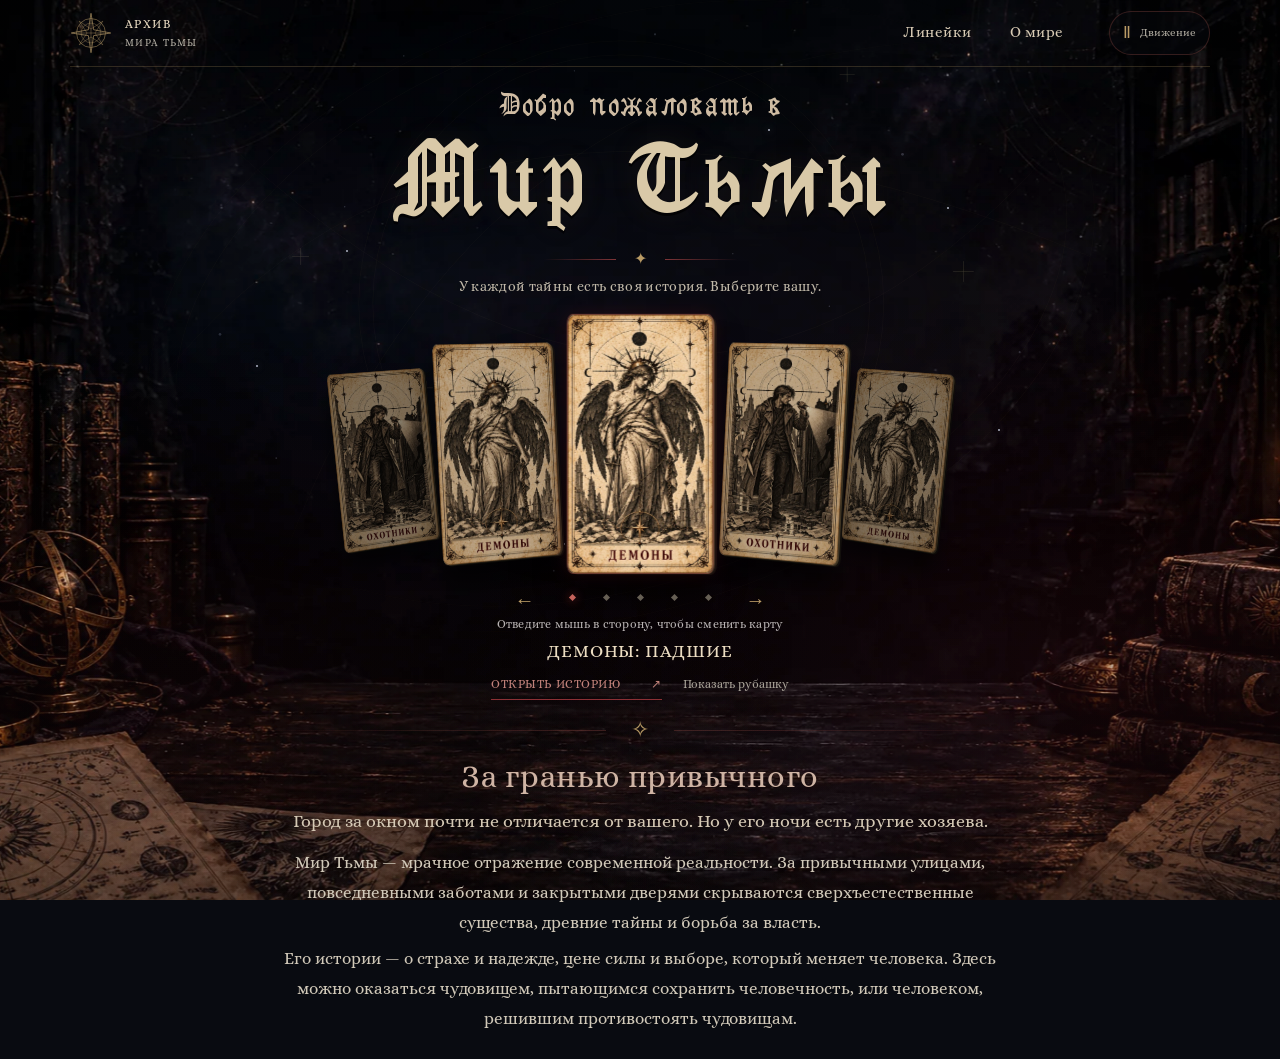
<file: index.html>
<!doctype html>
<html lang="ru">
<head>
  <meta charset="utf-8">
  <meta name="viewport" content="width=device-width,initial-scale=1">
  <meta name="theme-color" content="#0b0c11">
  <meta name="description" content="Русскоязычный портал по Миру Тьмы. Выберите свою историю: Демоны или Охотники.">
  <title>Мир Тьмы — за гранью привычного</title>
  <link rel="icon" href="assets/sigil.svg" type="image/svg+xml">
  <link rel="preload" as="image" href="assets/archive.webp">
  <link rel="stylesheet" href="styles.css">
  <script src="app.js" defer></script>
</head>
<body>
  <a class="skip-link" href="#world">Перейти к описанию мира</a>
  <header class="site-header">
    <a class="brand" href="#" aria-label="Мир Тьмы — главная"><img src="assets/sigil.svg" alt="" width="42" height="42"><span>АРХИВ<span class="brand-sub">МИРА ТЬМЫ</span></span></a>
    <nav aria-label="Основная навигация"><a href="#lineages">Линейки</a><a href="#world">О мире</a></nav>
    <button class="motion-control" id="motion" aria-pressed="false" aria-label="Приостановить анимацию"><span aria-hidden="true">Ⅱ</span><span class="motion-label">Движение</span></button>
  </header>

  <main>
    <section class="hero" id="lineages" aria-labelledby="hero-title">
      <div class="archive" aria-hidden="true"></div><div class="cosmic-haze" aria-hidden="true"></div>
      <div class="stars" aria-hidden="true"><i></i><i></i><i></i><i></i><i></i><i></i><i></i><i></i></div>
      <div class="hero-heading"><p class="eyebrow">Добро пожаловать в</p><h1 id="hero-title">Мир Тьмы</h1><div class="ornament" aria-hidden="true"><span>✦</span></div><p class="hero-subtitle">У каждой тайны есть своя история. Выберите вашу.</p></div>

      <div class="deck" id="deck" role="region" aria-roledescription="карусель" aria-label="Игровые линейки" tabindex="0">
        <div class="deck-aura" aria-hidden="true"></div>
        <button class="tarot" data-index="0" data-game="demon" aria-label="Демоны — выбрать карту"><span class="float"><span class="tilt"><span class="card-body"><span class="card-face"><img src="assets/demon.webp" width="448" height="800" alt="Гравюра падшего ангела. Демоны." fetchpriority="high"></span><span class="card-back"><img src="assets/back.webp" width="448" height="800" alt=""></span></span></span></span></button>
        <button class="tarot" data-index="1" data-game="hunter" aria-label="Охотники — выбрать карту"><span class="float"><span class="tilt"><span class="card-body"><span class="card-face"><img src="assets/hunter.webp" width="448" height="800" alt="Охотник с фонарём в ночном городе."></span><span class="card-back"><img src="assets/back.webp" width="448" height="800" alt=""></span></span></span></span></button>
        <button class="tarot" data-index="2" data-game="demon" aria-label="Демоны — повтор карты для демонстрации колоды"><span class="float"><span class="tilt"><span class="card-body"><span class="card-face"><img src="assets/demon.webp" width="448" height="800" alt="Повтор карты Демонов."></span><span class="card-back"><img src="assets/back.webp" width="448" height="800" alt=""></span></span></span></span></button>
        <button class="tarot" data-index="3" data-game="hunter" aria-label="Охотники — повтор карты для демонстрации колоды"><span class="float"><span class="tilt"><span class="card-body"><span class="card-face"><img src="assets/hunter.webp" width="448" height="800" alt="Повтор карты Охотников."></span><span class="card-back"><img src="assets/back.webp" width="448" height="800" alt=""></span></span></span></span></button>
        <button class="tarot" data-index="4" data-game="demon" aria-label="Демоны — повтор карты для демонстрации колоды"><span class="float"><span class="tilt"><span class="card-body"><span class="card-face"><img src="assets/demon.webp" width="448" height="800" alt="Повтор карты Демонов."></span><span class="card-back"><img src="assets/back.webp" width="448" height="800" alt=""></span></span></span></span></button>
      </div>

      <div class="deck-interface">
        <div class="deck-navigation"><button class="arrow" id="previous" aria-label="Предыдущая карта">←</button><div class="positions" role="group" aria-label="Выбор карты"><button aria-label="Карта 1: Демоны" data-position="0"></button><button aria-label="Карта 2: Охотники" data-position="1"></button><button aria-label="Карта 3: Демоны, повтор" data-position="2"></button><button aria-label="Карта 4: Охотники, повтор" data-position="3"></button><button aria-label="Карта 5: Демоны, повтор" data-position="4"></button></div><button class="arrow" id="next" aria-label="Следующая карта">→</button></div>
        <p class="gesture-hint"><span class="desktop-hint">Отведите мышь в сторону, чтобы сменить карту</span><span class="touch-hint">Листайте карты движением пальца</span></p>
        <div class="selection" aria-live="polite" aria-atomic="true"><p class="selection-name" id="selection-name">Демоны: Падшие</p><p class="selection-description" id="selection-description">Утраченное небо. Человеческая душа. Второй шанс.</p></div>
        <div class="selection-actions"><a class="enter-link" id="enter" href="#line/demon">Открыть историю <span aria-hidden="true">↗</span></a><button class="reverse-link" id="reverse" aria-pressed="false">Показать рубашку</button></div>
      </div>
    </section>

    <section class="world-section" id="world" aria-labelledby="world-title">
      <div class="section-ornament" aria-hidden="true"><span>✧</span></div>
      <div class="world-intro"><p class="eyebrow">Знакомый мир. Иная сторона.</p><h2 id="world-title">За гранью привычного</h2><p class="lead">Город за окном почти не отличается от вашего. Но у его ночи есть другие хозяева.</p></div>
      <div class="world-columns"><p>Мир Тьмы — мрачное отражение современной реальности. За привычными улицами, повседневными заботами и закрытыми дверями скрываются сверхъестественные существа, древние тайны и борьба за власть.</p><p>Его истории — о страхе и надежде, цене силы и выборе, который меняет человека. Здесь можно оказаться чудовищем, пытающимся сохранить человечность, или человеком, решившим противостоять чудовищам.</p></div>
    </section>

  </main>
  <dialog id="line-dialog" aria-labelledby="dialog-title"><button class="dialog-close" aria-label="Закрыть">×</button><p class="eyebrow" id="dialog-original"></p><h2 id="dialog-title"></h2><p id="dialog-description"></p><div class="dialog-status"><span aria-hidden="true">✧</span><p>Справочник этой линейки готовится. Правила будут добавлены после разбора и сверки книг.</p></div><button class="dialog-return">Вернуться к колоде</button></dialog>
  <!-- Display font: Brahms Gotisch Cyr by Sasha Pavljenko, SIL OFL 1.1. See FONT-LICENSE.txt. -->
</body>
</html>
</file>
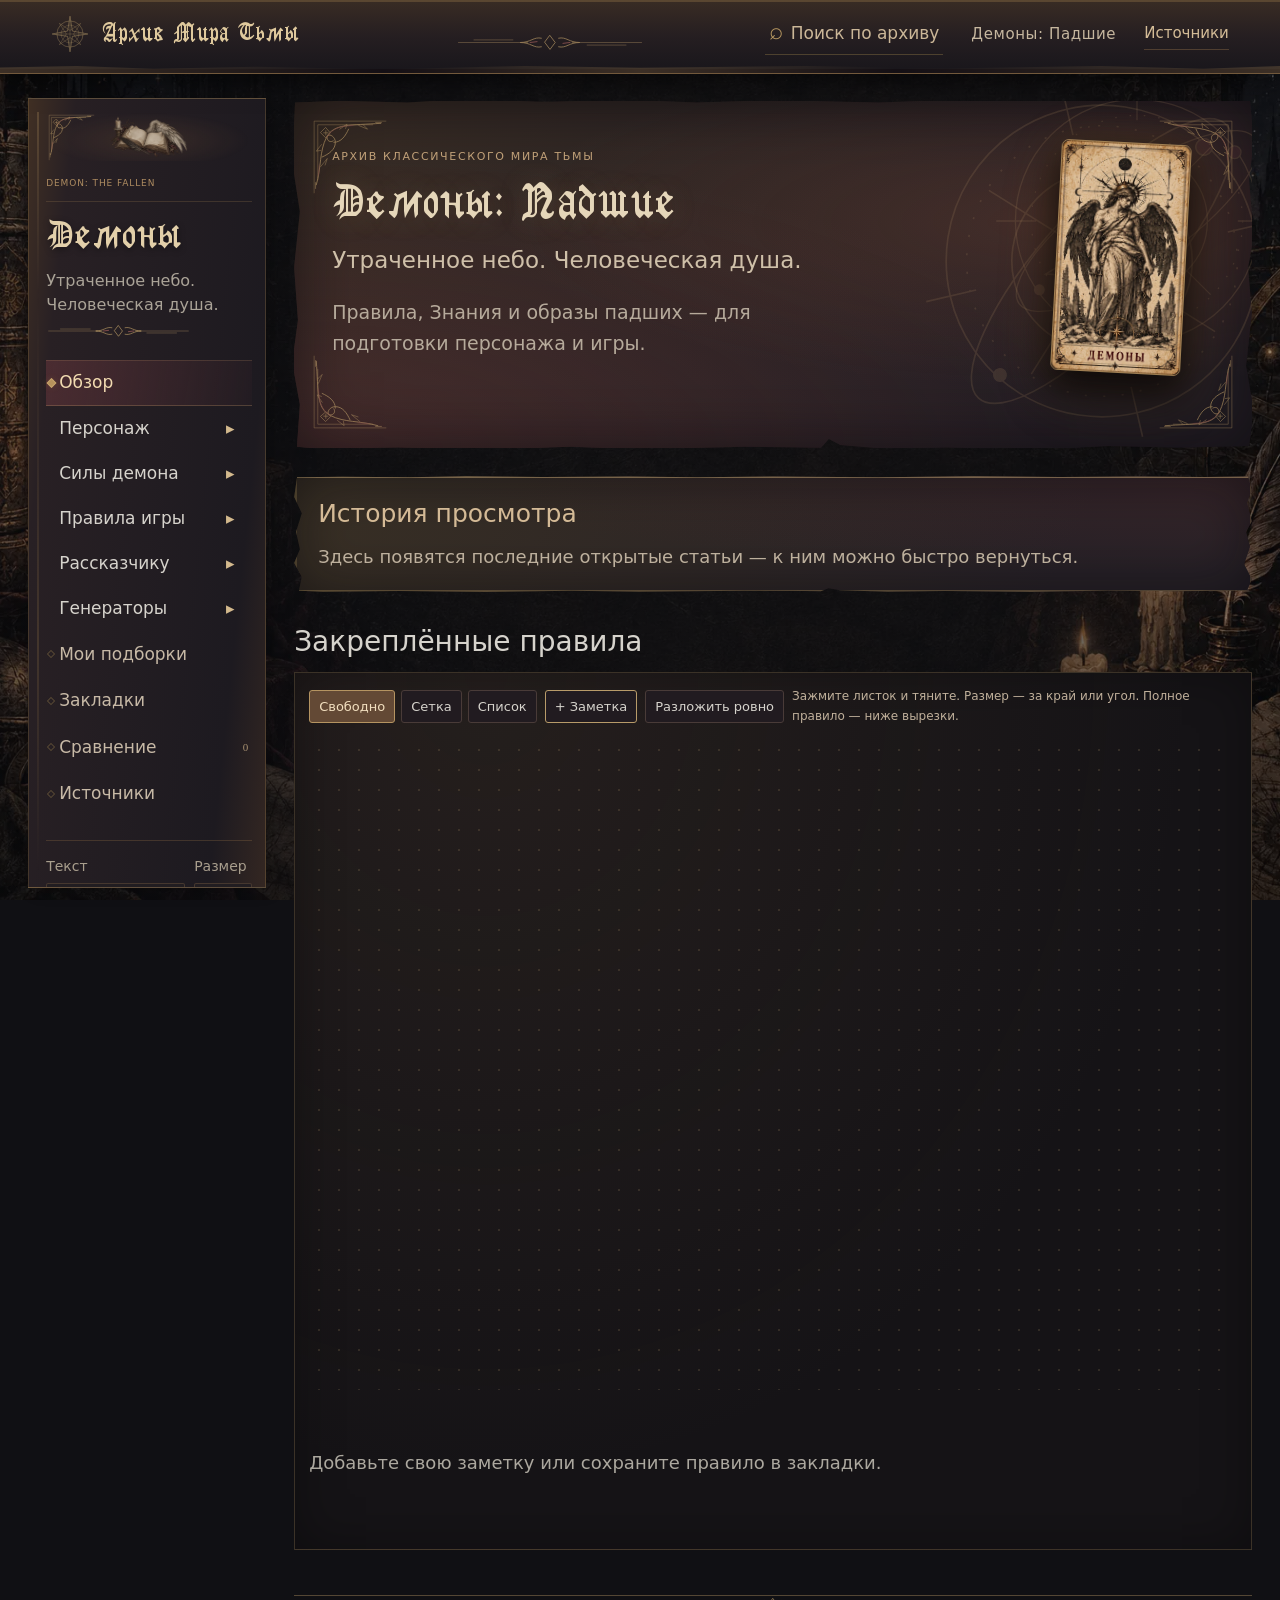
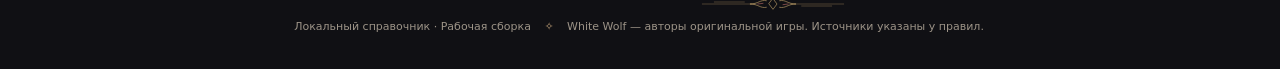
<file: demon.html>
<!doctype html>
<html lang="ru"><head><meta charset="utf-8"><meta name="viewport" content="width=device-width,initial-scale=1"><meta name="theme-color" content="#101014"><title>Демоны: Падшие — справочник</title><link rel="icon" href="assets/sigil.svg"><link rel="stylesheet" href="demon.css?v=reader-044"><script src="demon-data.js?v=demon-020" defer></script><script src="purchase-reference.js?v=costs-001" defer></script><script src="reader-state.js?v=reader-008" defer></script><script src="property-groups.js?v=property-002" defer></script><script src="reference-navigation.js?v=navigation-005" defer></script><script src="note-summaries.js?v=summaries-002" defer></script><script src="note-board.js?v=notes-004" defer></script><script src="angel-names.js?v=names-001" defer></script><script src="character-generator.js?v=characters-003" defer></script><script src="character-quiz.js?v=interview-001" defer></script><script src="character-builder.js?v=builder-002" defer></script><script src="character-page.js?v=characters-003" defer></script><script src="demon.js?v=reader-045" defer></script></head>
<body><a class="skip" href="#content">К правилам</a>
<header class="top"><button type="button" id="menu-toggle" aria-controls="reference-sidebar" aria-expanded="false">Меню</button><a href="index.html" class="portal"><img src="assets/sigil.svg" width="32" height="32" alt="">Архив Мира Тьмы</a><details class="header-search" id="header-search"><summary>Поиск по архиву</summary><form class="search" role="search" id="search-form"><label for="query">Поиск по тексту правил</label><div class="search-line"><span aria-hidden="true">⌕</span><input id="query" type="search" title="Нажмите / для поиска; Escape — очистить" placeholder="Название, условие, стоимость…" autocomplete="off"><button type="button" id="clear-query" aria-label="Очистить поиск">×</button></div><div class="filters"><label hidden>Линейка<select id="line-filter"><option value="demon">Демоны: Падшие</option></select></label><label hidden>Редакция<select id="edition-filter"><option value="dtf-classic">Классическая DtF</option></select></label><label>Источник<select id="book-filter"><option value="">Все подготовленные книги</option><option value="dtf-core-ru">Основная книга</option><option value="dtf-players-ru">Руководство игрока</option></select></label><label>Тип<select id="type-filter"><option value="">Все материалы</option><option value="evocation">Обращения</option><option value="property">Свойства форм</option><option value="form">Формы</option><option value="combat-action">Боевые манёвры</option><option value="injury">Повреждения</option><option value="equipment">Снаряжение</option><option value="condition">Состояния</option><option value="npc">Персонажи Рассказчика</option><option value="adversary">Архетипы противников</option><option value="ritual">Ритуалы</option><option value="thrall-background">Дополнения слуг</option><option value="thrall-gift">Дары смертным</option><option value="earthbound-trait">Особые Дополнения</option><option value="guide">Материалы Рассказчика</option><option value="merit">Достоинства</option><option value="flaw">Недостатки</option><option value="rule">Правила</option><option value="trait">Атрибуты</option><option value="ability">Способности</option><option value="house">Дома</option><option value="background">Деталь биографии</option><option value="archetype">Натуры и Маски</option><option value="innate">Врождённые способности</option><option value="resource">Ресурсы и развитие</option><option value="errata">Исправления</option><option value="clarification">Уточнения</option></select></label></div></form></details><span class="line-label">Демоны: Падшие</span><a href="#sources">Источники</a></header>
<button id="menu-backdrop" type="button" aria-label="Закрыть меню" tabindex="-1" hidden></button><div class="shell"><aside id="reference-sidebar"><div class="sidebar-plate" aria-hidden="true"><img src="assets/archive-folio.webp" width="660" height="440" alt="" decoding="async"></div><p class="side-kicker">DEMON: THE FALLEN</p><a class="side-title" href="#overview">Демоны</a><p class="side-desc">Утраченное небо.<br>Человеческая душа.</p><nav aria-label="Разделы справочника"><a href="#overview">Обзор</a><a href="#bookmarks">Закладки <span>0</span></a><span class="nav-label">Во время игры</span><a href="#knowledge">Знания <span>5</span></a><a href="#combat">Бой <span></span></a><a href="#equipment">Оружие и броня <span></span></a><a href="#health">Ранения и опасности <span></span></a><a href="#conditions">Состояния и носитель <span></span></a><a href="#resources">Вера и личность <span>6</span></a><a href="#faith">Вера и договоры <span></span></a><a href="#names">Имена и призыв <span></span></a><a href="#innate">Врождённые способности <span>8</span></a><a href="#forms">Апокалиптические формы <span>1</span></a><a href="#actions">Действия <span></span></a><a href="#rules">Правила и уточнения <span>7</span></a><span class="nav-label">Персонаж</span><a href="#creation">Создание персонажа <span></span></a><a href="#attributes">Атрибуты <span></span></a><a href="#abilities">Способности <span></span></a><a href="#backgrounds">Детали биографии <span></span></a><a href="#archetypes">Натуры и Маски <span></span></a><a href="#houses">Дома падших <span></span></a><span class="nav-label">Рассказчику</span><a href="#adversaries">Противники <span></span></a><a href="#storyteller">Рассказчику <span></span></a><span class="nav-label">Материалы</span><a href="#sources">Библиотека <span>10</span></a><a href="#coverage">Карта наполнения</a></nav><div class="reader-settings"><label for="reading-face">Текст<select id="reading-face"><option value="plain">Обычный</option><option value="book">Книжный</option></select></label><label for="reading-size">Размер<select id="reading-size"><option value="16">16</option><option value="18">18</option><option value="20">20</option></select></label></div><div class="side-note"><span class="tiny-sigil">✧</span><p>Классический Мир Тьмы</p><small>Материалы других игр и редакций здесь не смешиваются.</small></div></aside>
<main id="content" tabindex="-1">
<section class="intro" id="intro"><p class="eyebrow">СПРАВОЧНИК ПАДШИХ</p><h1>Демоны: Падшие</h1><p class="intro-text">Знания, образы и правила — под рукой, когда история не должна останавливаться.</p><div class="edition-tag">World of Darkness <i>·</i> Demon: The Fallen <i>·</i> Русский</div></section>

<div id="view"></div><p id="announce" class="sr-only" aria-live="polite"></p><footer>Локальный справочник · Рабочая сборка <span>✧</span> White Wolf — авторы оригинальной игры. Источники указаны у правил.</footer></main></div></body></html>
</file>
<file: styles.css>
:root{color-scheme:dark;--bg:#0b0c11;--paper:#eadcc3;--muted:#b4afa4;--gold:#b99b65;--line:rgba(185,155,101,.3);--card-width:clamp(150px,15vw,208px)}
*{box-sizing:border-box}html{scroll-behavior:smooth;scroll-padding-top:35px}body{margin:0;background:var(--bg);color:var(--paper);font:16px/1.7 Arial,Helvetica,sans-serif}button,a{-webkit-tap-highlight-color:transparent}a{color:inherit;text-decoration:none}button{font:inherit;color:inherit;cursor:pointer}button:focus-visible,a:focus-visible,[tabindex]:focus-visible{outline:2px solid #e4c591;outline-offset:7px}button{border:0}h1,h2,h3,p{margin:0}h1,h2,h3,.selection-name{font-family:var(--type-gothic);font-weight:400}button:disabled{cursor:default}.skip-link{position:fixed;top:-80px;left:20px;z-index:100;background:var(--paper);color:#141414;padding:10px}.skip-link:focus{top:10px}
.site-header{position:absolute;z-index:20;top:0;left:50%;transform:translateX(-50%);width:min(1280px,calc(100% - 96px));height:100px;display:flex;align-items:center;gap:45px;border-bottom:1px solid var(--line)}.brand{display:flex;align-items:center;gap:13px;font-family:var(--type-gothic);letter-spacing:.18em;font-size:12px;line-height:1.6}.brand-sub{display:block;font-size:10px;letter-spacing:.13em;color:var(--muted)}.site-header nav{display:flex;gap:38px;margin-left:auto}.site-header nav a{font-family:var(--type-gothic);font-size:15px;color:#d8cbb5;transition:color .2s}.site-header nav a:hover{color:#fff2d6}.motion-control{display:flex;align-items:center;gap:9px;border:1px solid var(--line);background:rgba(10,12,18,.35);border-radius:50px;padding:7px 13px;font-size:11px;color:var(--muted)}.motion-control>span:first-child{font-size:16px;color:var(--gold)}
.hero{position:relative;isolation:isolate;min-height:900px;height:max(900px,100svh);max-height:1120px;display:flex;align-items:center;flex-direction:column;padding-top:145px;overflow:hidden}.archive{position:absolute;z-index:-4;inset:0;background:url('assets/archive.webp') center center/cover no-repeat}.archive:after{content:'';position:absolute;inset:0;background:linear-gradient(180deg,rgba(6,7,12,.35),rgba(6,7,12,.08) 45%,rgba(6,7,12,.1) 70%,var(--bg)),radial-gradient(ellipse at 50% 40%,transparent 30%,rgba(4,5,10,.25) 90%)}.cosmic-haze{position:absolute;z-index:-3;inset:0;background:radial-gradient(ellipse at 42% 45%,rgba(53,59,105,.12),transparent 45%),radial-gradient(ellipse at 63% 50%,rgba(80,48,94,.09),transparent 40%);pointer-events:none}.hero-heading{text-align:center;position:relative;z-index:2}.eyebrow{text-transform:uppercase;letter-spacing:.25em;font-size:10px;font-weight:400;color:var(--gold)}h1{font-size:clamp(46px,5.7vw,80px);text-transform:uppercase;letter-spacing:.12em;line-height:1.2;margin:14px 0 10px;text-shadow:0 2px 30px #000}.ornament{width:250px;display:flex;align-items:center;gap:18px;margin:0 auto;color:var(--gold);font-size:21px}.ornament:before,.ornament:after{content:'';height:1px;flex:1;background:linear-gradient(90deg,transparent,var(--gold))}.ornament:after{transform:scaleX(-1)}.hero-subtitle{margin-top:10px;color:#bcb5a8;font-size:13px;letter-spacing:.025em}
.deck{position:relative;width:min(960px,100%);height:365px;min-height:365px;margin-top:10px;perspective:1100px;touch-action:pan-y;outline-offset:-10px!important}.deck-aura{position:absolute;width:520px;height:260px;max-width:95%;left:50%;top:53%;transform:translate(-50%,-50%);background:radial-gradient(ellipse,rgba(112,92,62,.12),rgba(46,47,85,.05) 48%,transparent 70%);filter:blur(15px);pointer-events:none}.tarot{--x:0px;--y:0px;--angle:0deg;--scale:1;--bright:1;position:absolute;left:50%;top:50%;width:var(--card-width);aspect-ratio:448/800;padding:0;background:none;border-radius:4%;transform:translate(-50%,-50%) translateX(var(--x)) translateY(var(--y)) rotateY(var(--angle)) rotateZ(var(--roll,0deg)) scale(var(--scale));transition:transform .8s cubic-bezier(.2,.75,.2,1),filter .8s,opacity .8s;filter:brightness(var(--bright));transform-style:preserve-3d;box-shadow:2px 1px 0 #75603f,4px 2px 0 #211c15}.float,.tilt,.card-body,.card-face,.card-back{display:block;width:100%;height:100%;border-radius:inherit;transform-style:preserve-3d}.float{animation:levitate 6.5s ease-in-out infinite;animation-delay:var(--delay,0s);box-shadow:0 24px 30px rgba(0,0,0,.65)}.tilt{transition:transform .25s ease-out;transform:rotateX(var(--tilt-y,0deg)) rotateY(var(--tilt-x,0deg));position:relative}.tilt:after{content:'';position:absolute;inset:-1px;pointer-events:none;border:1px solid rgba(207,175,110,.5);border-radius:inherit;box-shadow:0 0 18px rgba(180,139,68,.13);opacity:0;transition:opacity .4s}.tarot.is-active .tilt:after{opacity:1}.tarot.is-active:hover .tilt:after{box-shadow:0 0 25px rgba(195,158,93,.28);border-color:#d6b577}.card-body{position:relative;transition:transform .85s cubic-bezier(.2,.7,.2,1)}.tarot.is-reversed .card-body{transform:rotateY(180deg)}.card-face,.card-back{position:absolute;inset:0;backface-visibility:hidden;overflow:hidden;background:#c6ad7f}.card-back{transform:rotateY(180deg);background:#241812}.tarot img{display:block;width:100%;height:100%;object-fit:fill;border-radius:inherit}.tarot:focus-visible{outline-offset:10px}.deck-interface{position:relative;z-index:10;text-align:center;margin-top:3px}.deck-navigation{display:flex;align-items:center;justify-content:center;gap:15px;height:36px}.arrow{width:38px;height:36px;background:none;color:var(--gold);font-size:22px;transition:transform .2s}.arrow:hover{transform:scale(1.15);color:var(--paper)}.positions{display:flex;gap:7px;align-items:center}.positions button{width:27px;height:30px;padding:0;background:none;position:relative}.positions button:after{content:'';position:absolute;width:5px;height:5px;background:#665f54;left:11px;top:12px;transform:rotate(45deg);transition:background .3s,box-shadow .3s}.positions button[aria-current=true]:after{background:#e1bd7e;box-shadow:0 0 10px #d3a959}.gesture-hint{color:#a4a1a0;font-size:11px;letter-spacing:.04em;margin:4px 0 14px}.touch-hint{display:none}.selection{min-height:69px}.selection-name{font-size:24px;letter-spacing:.025em;color:#ecddc2}.selection-description{font-size:12px;color:#bcb5aa;margin-top:2px}.selection-actions{display:flex;justify-content:center;align-items:center;gap:24px;margin-top:8px}.enter-link{display:inline-flex;align-items:center;gap:30px;font-size:12px;text-transform:uppercase;letter-spacing:.1em;border-bottom:1px solid #947950;padding:8px 0;color:#e0c491}.enter-link:hover{color:#fff0cd}.reverse-link{background:none;font-size:11px;color:#aaa499;padding:10px 0}.reverse-link:hover{color:var(--paper)}.scroll-cue{position:absolute;bottom:30px;display:flex;align-items:center;flex-direction:column;gap:3px;font-size:9px;text-transform:uppercase;letter-spacing:.17em;color:#b6a78c}.scroll-cue>span:last-child{font-size:18px}.stars{position:absolute;inset:0;pointer-events:none;z-index:-1}.stars i{position:absolute;left:27%;top:35%;width:2px;height:2px;border-radius:50%;background:#acabbc;box-shadow:0 0 8px #b0a2b9;animation:twinkle 7s ease-in-out infinite}.stars i:nth-child(2){left:74%;top:29%;animation-delay:-2s}.stars i:nth-child(3){left:32%;top:65%;animation-delay:-4s}.stars i:nth-child(4){left:68%;top:67%;animation-delay:-6s}.stars i:nth-child(5){left:20%;top:51%;animation-delay:-1s}.stars i:nth-child(6){left:78%;top:60%;animation-delay:-3s}.stars i:nth-child(7){left:60%;top:18%;animation-delay:-5s}.stars i:nth-child(8){left:44%;top:76%;animation-delay:-2.5s}
.world-section,.stories-section,.about-section{max-width:1000px;margin:0 auto;padding:0 42px}.world-section{position:relative;padding-top:30px;padding-bottom:75px}.section-ornament{display:flex;align-items:center;gap:26px;color:var(--gold);font-size:33px;margin-bottom:58px}.section-ornament:before,.section-ornament:after{content:'';flex:1;height:1px;background:linear-gradient(90deg,transparent,var(--line))}.section-ornament:after{transform:scaleX(-1)}.world-intro{text-align:center}h2{font-size:clamp(29px,3.4vw,44px);line-height:1.25;margin:14px 0 22px;letter-spacing:.01em}.lead{font-family:var(--type-gothic);font-size:20px;line-height:1.7;color:#d7cdbd}.world-columns{display:grid;grid-template-columns:1fr 1fr;gap:60px;margin-top:40px;font-size:15px;line-height:1.9;color:#b9b7b2}.world-note{margin:44px auto 0;display:flex;align-items:center;justify-content:center;gap:20px;max-width:680px;padding:24px 0;border-top:1px solid var(--line);border-bottom:1px solid var(--line);color:#d4c5aa;font-family:var(--type-gothic);font-size:18px;line-height:1.5}.world-note span:not(.note-symbol){font:13px/1.7 Arial,sans-serif;color:#a8a7a4}.note-symbol{font-size:25px;color:var(--gold)}.stories-section{padding-top:35px;padding-bottom:85px}.section-heading{text-align:center}.story-grid{display:grid;grid-template-columns:1fr 1fr;gap:70px;margin-top:45px}.story{border-top:1px solid var(--line);padding:25px 0 0;transition:border-color .3s}.story:hover{border-color:var(--gold)}.story-number{font-size:9px;letter-spacing:.16em;color:#ab9875}h3{font-size:29px;line-height:1.4;margin:14px 0}.story p{font-size:14px;line-height:1.9;color:#b6b4af}.story-link{display:flex;justify-content:space-between;color:#d2b47f;margin-top:25px;font:16px Georgia,serif}.about-section{border-top:1px solid var(--line);padding-top:60px;padding-bottom:70px;max-width:916px}.about-section h2{font-size:32px}.about-section>p{max-width:720px;font-size:15px;color:#b6b4af}.about-section .project-status{font-size:12px;color:#92928f;margin-top:18px}footer{max-width:1280px;margin:0 auto;border-top:1px solid var(--line);padding:32px 42px;display:flex;align-items:center;gap:30px;color:#99988f;font-size:11px}footer p{line-height:1.7}footer>a:last-child{margin-left:auto;white-space:nowrap}.footer-brand{font:21px Georgia,serif;color:#cbbb9e;white-space:nowrap}
dialog{width:min(540px,calc(100% - 32px));background:#121319;color:var(--paper);border:1px solid #6c583a;padding:50px 42px 38px;box-shadow:0 20px 120px #000;max-height:90svh;overflow:auto}dialog::backdrop{background:rgba(4,5,9,.85);backdrop-filter:blur(7px)}dialog h2{font-size:34px}dialog>p:not(.eyebrow){font-size:15px;color:#bdb9b0}.dialog-close{position:absolute;right:15px;top:10px;font-size:29px;background:none;color:var(--gold)}.dialog-status{display:flex;gap:15px;margin-top:25px;padding-top:25px;border-top:1px solid var(--line);font-size:13px;color:#aaa79f}.dialog-status>span{color:var(--gold);font-size:22px}.dialog-return{margin-top:28px;background:none;border-bottom:1px solid var(--gold);padding:8px 0;font-size:13px;color:#dcc59f}
@keyframes levitate{0%,100%{transform:translateY(4px)}50%{transform:translateY(-5px)}}@keyframes twinkle{0%,100%{opacity:.15}50%{opacity:.75}}.motion-paused *, .motion-paused *:before,.motion-paused *:after{animation-play-state:paused!important}.motion-paused .tilt{transform:none}.motion-paused .tarot,.motion-paused .card-body{transition-duration:.15s}
@media(min-width:1500px){.deck{margin-top:24px;height:390px}.hero{padding-top:165px}}
@media(max-width:800px){:root{--card-width:180px}.site-header{width:calc(100% - 40px);height:82px;gap:20px}.site-header nav{gap:23px}.site-header nav a{font-size:13px}.motion-label{display:none}.motion-control{padding:4px 10px}.brand{gap:7px;font-size:10px}.brand img{width:32px;height:32px}.brand-sub{font-size:8px}.hero{padding-top:120px;min-height:840px;height:100svh;max-height:1000px}.hero-subtitle{font-size:12px}.deck{height:350px;min-height:350px;margin-top:8px}.archive{background-position:center center}.world-columns{gap:30px}.world-section,.stories-section{padding-left:28px;padding-right:28px}.story-grid{gap:30px}.about-section{margin:0 28px;padding-left:0;padding-right:0}}
@media(max-width:540px){:root{--card-width:154px}.site-header{height:74px;width:calc(100% - 32px);gap:10px}.brand>span{display:none}.site-header nav{gap:21px;margin-left:auto}.site-header nav a{font-size:12px}.motion-control{margin-left:5px}.hero{padding-top:112px;min-height:790px;max-height:930px}.eyebrow{font-size:9px;letter-spacing:.2em}h1{font-size:44px;letter-spacing:.08em;margin-top:17px}.hero-subtitle{font-size:11px;width:260px;margin:12px auto 0;line-height:1.8}.ornament{width:200px}.deck{height:310px;min-height:310px;margin-top:0}.gesture-hint{font-size:10px;margin-top:5px}.selection-name{font-size:23px}.selection-description{font-size:11px;max-width:300px;margin:5px auto 0}.selection-actions{gap:20px;margin-top:12px}.enter-link{font-size:10px;gap:14px}.reverse-link{font-size:10px}.scroll-cue{bottom:22px;font-size:8px}.archive{background-position:51% center}.archive:after{background:linear-gradient(180deg,rgba(6,7,12,.45),rgba(6,7,12,.15) 50%,var(--bg)),linear-gradient(90deg,rgba(4,5,10,.25),transparent,rgba(4,5,10,.25))}.world-section{padding-top:15px;padding-bottom:45px}.section-ornament{margin-bottom:42px}.lead{font-size:17px}.world-columns{grid-template-columns:1fr;gap:22px;margin-top:28px;font-size:14px}.world-note{margin-top:28px;font-size:17px;align-items:flex-start}.world-note span:not(.note-symbol){font-size:12px}.story-grid{grid-template-columns:1fr;gap:35px;margin-top:30px}.stories-section{padding-top:20px;padding-bottom:50px}h3{font-size:27px}.about-section{padding-top:40px;padding-bottom:45px}.about-section h2{font-size:28px}.about-section>p{font-size:14px}footer{padding:25px 25px;flex-wrap:wrap;gap:15px}footer p{order:3;width:100%;font-size:10px}footer>a:last-child{font-size:11px}dialog{padding:45px 27px 30px}dialog h2{font-size:29px}}
.hero{min-height:950px;height:max(950px,100svh)}
@media(max-width:800px){.hero{min-height:890px;height:max(890px,100svh)}}
@media(max-width:540px){.hero{min-height:880px;height:max(880px,100svh)}.selection-actions{min-height:44px}.scroll-cue{bottom:24px}}
.hero{height:auto;max-height:none;padding-bottom:25px}
.hero-heading,.deck,.deck-interface{flex-shrink:0}
.scroll-cue{position:static;margin-top:28px;flex-shrink:0}
/* Compact archive composition, approved revision 002. */

body{font-family:var(--type-gothic);background:#090b11;isolation:isolate}
body:before{content:'';position:fixed;inset:0;z-index:-2;background:url('assets/archive.webp') center/cover no-repeat;pointer-events:none}
body:after{content:'';position:fixed;inset:0;z-index:-1;background:linear-gradient(180deg,rgba(6,8,14,.18),rgba(6,8,14,.04) 55%,rgba(6,8,14,.32));pointer-events:none}
.archive{display:none}
.site-header{height:80px;border-bottom-color:rgba(185,155,101,.23)}
.hero{padding-top:110px;padding-bottom:22px;min-height:0;height:auto;max-height:none}
.hero h1{font-family:var(--type-gothic);font-size:clamp(50px,5vw,74px);font-weight:400;text-transform:none;letter-spacing:.025em;line-height:1.15;margin:13px 0 6px}
.hero-subtitle{font-size:13px;margin-top:5px}
.ornament{font-size:18px;width:225px;line-height:1.5}
.deck{height:322px;min-height:322px;margin-top:8px;width:min(1040px,100%)}
:root{--card-width:clamp(155px,13.5vw,188px)}
.deck-interface{margin-top:0}
.gesture-hint{font-size:12px;margin:2px 0 7px}
.selection{min-height:34px}
.selection-name{font-family:var(--type-gothic);font-size:25px;line-height:1.35;letter-spacing:.015em}
.selection-description{display:none}
.selection-actions{margin-top:0;gap:24px;min-height:38px}
.enter-link{font-family:var(--type-gothic);font-size:11px;letter-spacing:.06em;padding:5px 0}
.reverse-link{font-family:var(--type-gothic);font-size:12px;padding:6px 0}
.world-section{max-width:980px;padding:0 42px 36px;text-align:center}
.section-ornament{margin-bottom:12px;gap:25px;font-size:25px;line-height:1.4}
.world-intro>.eyebrow{display:none}
.world-intro h2{font-family:var(--type-gothic);font-size:clamp(29px,3.1vw,40px);line-height:1.3;letter-spacing:.015em;margin:6px 0 12px}
.lead{font-size:17px;line-height:1.6;color:#d5c9b5}
.lead br{display:none}.lead br:after{content:' '}
.world-columns{display:block;max-width:760px;margin:15px auto 0;color:#c8c1b4;font-size:15px;line-height:1.8;text-wrap:pretty}
.world-columns p+p{margin-top:7px}
@media(min-width:1500px){.hero{padding-top:110px}.deck{height:350px;min-height:350px;margin-top:10px}}
@media(max-width:800px){.site-header{height:76px}.hero{padding-top:105px;min-height:0;height:auto;max-height:none}.deck{height:310px;min-height:310px;margin-top:6px}:root{--card-width:164px}.world-section{padding:0 28px 30px}}
@media(max-width:540px){.site-header{height:68px}.hero{padding-top:93px;padding-bottom:20px;min-height:0;height:auto;max-height:none}.hero h1{font-size:50px;letter-spacing:.015em}.hero-subtitle{font-size:12px;line-height:1.6;margin-top:5px}.deck{height:283px;min-height:283px;margin-top:3px}:root{--card-width:146px}.selection{min-height:34px}.selection-name{font-size:24px}.selection-actions{margin-top:0;gap:21px}.gesture-hint{font-size:10px;margin-bottom:6px}.enter-link{font-size:10px}.reverse-link{font-size:11px}.world-section{padding:0 23px 30px}.section-ornament{margin-bottom:12px}.world-intro h2{font-size:30px;margin-bottom:13px}.lead{font-size:16px;line-height:1.7}.world-columns{font-size:15px;line-height:1.8;margin-top:14px}.world-columns p+p{margin-top:12px}.brand{font-family:var(--type-gothic)}}
@font-face{font-family:'Brahms Gothic';src:url('assets/brahms-gotisch-cyr.otf') format('opentype');font-weight:400;font-style:normal;font-display:swap}
.hero h1{font-family:var(--type-gothic);text-transform:uppercase;font-size:clamp(56px,6.5vw,90px);letter-spacing:.065em;line-height:1.1;color:#d9c9a8;text-shadow:0 3px 0 rgba(0,0,0,.7),0 0 28px rgba(131,99,58,.12)}
.selection-name{font-family:var(--type-gothic);text-transform:uppercase;font-size:18px;letter-spacing:.11em}
.world-intro h2{font-family:var(--type-gothic);text-transform:uppercase;font-size:clamp(26px,2.9vw,36px);letter-spacing:.025em}
@media(max-width:540px){.hero h1{font-size:clamp(40px,10.7vw,53px);letter-spacing:.015em}.selection-name{font-size:16px;letter-spacing:.08em}.world-intro h2{font-size:27px}}
/* A slightly smaller desktop composition, with muted wine in the shadows. */
:root{--card-width:clamp(148px,12.1vw,170px);--wine:#64273f;--wine-light:#ac7180;--line:rgba(166,116,102,.32)}
.site-header{height:73px;width:min(1180px,calc(100% - 88px))}
.hero{padding-top:96px;padding-bottom:18px}
.hero h1{font-size:clamp(48px,5.6vw,76px);letter-spacing:.045em;margin-top:10px}
.deck{height:296px;min-height:296px;margin-top:5px}
.hero-subtitle{font-size:16px}.ornament{width:210px}
.cosmic-haze{background:radial-gradient(ellipse at 32% 37%,rgba(43,67,151,.34),transparent 47%),radial-gradient(ellipse at 68% 40%,rgba(104,43,82,.33),transparent 45%),radial-gradient(ellipse at 54% 21%,rgba(69,50,123,.22),transparent 48%)}
body:after{background:radial-gradient(ellipse at 81% 74%,rgba(92,24,46,.21),transparent 43%),radial-gradient(ellipse at 17% 83%,rgba(73,23,44,.15),transparent 39%),linear-gradient(180deg,rgba(6,8,14,.16),rgba(6,8,14,.02) 55%,rgba(6,8,14,.27))}
.tarot.is-active .tilt:after{border-color:rgba(195,153,122,.65);box-shadow:0 0 23px rgba(126,47,70,.26)}
.tarot.is-active:hover .tilt:after{border-color:#d4ac99;box-shadow:0 0 29px rgba(151,57,87,.35)}
.enter-link{border-bottom-color:#97576a;color:#d7b4b4}
.positions button[aria-current=true]:after{background:#d4a3a6;box-shadow:0 0 11px #ac526d}
.world-intro h2{color:#d4b6ad}.world-section{padding-bottom:28px}
@media(min-width:1500px){.hero{padding-top:96px}.deck{height:312px;min-height:312px;margin-top:7px}}
@media(max-width:800px){:root{--card-width:153px}.site-header{width:calc(100% - 40px)}.deck{height:285px;min-height:285px}.hero{padding-top:94px}}
@media(max-width:540px){:root{--card-width:137px}.site-header{height:65px;width:calc(100% - 32px)}.hero{padding-top:87px}.hero h1{font-size:clamp(38px,10.4vw,48px)}.deck{height:262px;min-height:262px}.hero-subtitle{font-size:15px}.selection-name{font-size:20px}.selection-actions{gap:18px}.world-columns{font-size:19px}}
@media(hover:none){.desktop-hint{display:none}.touch-hint{display:inline}}
@media(prefers-reduced-motion:reduce){html{scroll-behavior:auto}*,*:before,*:after{animation:none!important;transition-duration:.01ms!important}.tilt{transform:none!important}}

/* One typographic system, including menus, controls and reading text. */
:root{--type-gothic:'Brahms Gothic',Georgia,serif}
body{font-family:var(--type-gothic);font-size:19px;line-height:1.75}
.brand{font-size:15px;letter-spacing:.12em}.brand-sub{font-size:12px}
.site-header nav a{font-size:19px;letter-spacing:.04em}
.eyebrow{font-size:13px;letter-spacing:.16em}
.hero-subtitle{font-size:17px;line-height:1.5;color:#c8bfae}
.gesture-hint{font-size:15px;letter-spacing:.02em;color:#b8b3b3}
.selection-name{font-size:23px;letter-spacing:.035em;line-height:1.4}
.selection{min-height:39px}
.enter-link{font-size:15px;letter-spacing:.04em}.reverse-link{font-size:16px}
.motion-control{font-size:14px}.lead{font-size:22px;line-height:1.65}
.world-columns{font-size:20px;line-height:1.75;max-width:800px;color:#d1c9b9}
dialog>p:not(.eyebrow){font-size:21px;line-height:1.7}
.dialog-status{font-size:18px;line-height:1.7}.dialog-return{font-size:18px}
/* Cosmic color is concentrated behind the cards, leaving the books tangible. */
.cosmic-haze{z-index:-1;inset:25px 4% 0;background:radial-gradient(ellipse at 35% 38%,rgba(48,66,143,.32),transparent 48%),radial-gradient(ellipse at 68% 42%,rgba(99,48,130,.27),transparent 46%),radial-gradient(ellipse at 49% 15%,rgba(62,79,131,.15),transparent 50%);filter:blur(15px)}
.hero:before{content:'';position:absolute;inset:0;z-index:-1;background:url('assets/celestial-veil.svg') center 28%/min(1500px,125vw) auto no-repeat;opacity:.85;pointer-events:none}
.stars i{background:#d7ddf3;box-shadow:0 0 12px #a8b5ee;width:2px;height:2px}
.deck-aura{background:radial-gradient(ellipse,rgba(106,93,146,.18),rgba(58,76,130,.10) 48%,transparent 72%)}
@media(max-width:540px){.site-header nav a{font-size:16px}.eyebrow{font-size:12px}.hero-subtitle{font-size:16px}.gesture-hint{font-size:13px}.selection-name{font-size:21px}.enter-link{font-size:13px}.reverse-link{font-size:14px}.lead{font-size:20px}.world-columns{font-size:19px;line-height:1.75}.hero:before{background-size:850px auto;background-position:center 90px}.cosmic-haze{inset:30px -25% 0}}

/* Revision 005: Cyrillic equivalents selected after reference-font inspection. */
@font-face{font-family:Alice;src:url('assets/alice.ttf') format('truetype');font-style:normal;font-weight:400;font-display:swap}
@font-face{font-family:'Portal Gothic';src:url('assets/portal-gothic-web.woff') format('woff');font-style:normal;font-weight:400;font-display:swap}
:root{--type-gothic:Alice,Georgia,serif;--type-display:'Portal Gothic',Georgia,serif;--card-width:clamp(139px,11.3vw,158px);--blood:#8a252b;--line:rgba(140,71,66,.36)}
body{font-size:17px;line-height:1.7}
.site-header{height:67px;width:min(1140px,calc(100% - 80px))}
.brand{font-size:12px}.brand-sub{font-size:10px}
.site-header nav a{font-size:15px;letter-spacing:.035em}
.motion-control{font-size:11px}
.hero{padding-top:86px;padding-bottom:14px}
.hero-heading>.eyebrow{font-family:var(--type-display);font-size:clamp(23px,2.3vw,32px);letter-spacing:.025em;text-transform:none;color:#cfbca3;line-height:1.4}
.hero h1{font-family:var(--type-display);font-size:clamp(66px,7.6vw,104px);letter-spacing:.015em;text-transform:none;line-height:1.15;margin:2px 0 6px;color:#d9c9a8;text-shadow:0 3px 0 rgba(0,0,0,.7),0 0 28px rgba(131,99,58,.12)}
.hero-subtitle{font-size:14px;line-height:1.6;margin-top:4px;color:#c1b9a9}
.ornament{width:195px;font-size:16px}.ornament:before,.ornament:after{background:linear-gradient(90deg,transparent,#7f3538)}
.deck{height:279px;min-height:279px;margin-top:7px}
.deck-interface{margin-top:0}.deck-navigation{height:30px}.arrow{height:30px;font-size:20px}
.gesture-hint{font-size:12px;margin:1px 0 4px}.selection{min-height:29px}.selection-name{font-size:18px;line-height:1.4;letter-spacing:.045em}
.selection-actions{gap:21px;min-height:33px}.enter-link{font-size:12px;color:#c1827a;border-bottom-color:#8b3035}.reverse-link{font-size:12px}
.positions button[aria-current=true]:after{background:#c6635c;box-shadow:0 0 10px #8a252b}
.tarot.is-active .tilt:after{border-color:rgba(168,89,73,.64);box-shadow:0 0 19px rgba(97,17,27,.30)}
.tarot.is-active:hover .tilt:after{border-color:#c6977c;box-shadow:0 0 27px rgba(128,25,38,.36)}
.cosmic-haze{background:radial-gradient(ellipse at 32% 40%,rgba(34,47,85,.14),transparent 48%),radial-gradient(ellipse at 67% 43%,rgba(66,30,47,.12),transparent 47%);filter:blur(20px)}
.hero:before{opacity:.38}.stars i{background:#b1b5c5;box-shadow:0 0 7px #737d9d}
body:after{background:radial-gradient(ellipse at 83% 74%,rgba(86,17,28,.20),transparent 40%),radial-gradient(ellipse at 16% 80%,rgba(72,17,25,.13),transparent 38%),linear-gradient(180deg,rgba(6,7,11,.16),rgba(6,7,11,.02) 55%,rgba(6,7,11,.27))}
.deck-aura{background:radial-gradient(ellipse,rgba(98,40,45,.10),rgba(37,44,65,.04) 48%,transparent 70%)}
.world-section{max-width:900px;padding-bottom:25px}.section-ornament{font-size:22px;margin-bottom:10px}
.world-intro h2{font-family:var(--type-gothic);text-transform:none;font-size:32px;letter-spacing:.015em;color:#cfb4a4;margin-bottom:10px}
.lead{font-size:18px;line-height:1.6}.world-columns{font-size:17px;line-height:1.75;max-width:740px;margin-top:12px}
dialog>p:not(.eyebrow){font-size:18px}.dialog-status{font-size:16px}.dialog-return{font-size:16px}
@media(min-width:1500px){.hero{padding-top:87px}.deck{height:287px;min-height:287px}}
@media(max-width:800px){:root{--card-width:145px}.hero{padding-top:85px}.deck{height:267px;min-height:267px}.site-header{width:calc(100% - 40px)}}
@media(max-width:540px){:root{--card-width:128px}.site-header{height:59px;width:calc(100% - 32px)}.hero{padding-top:76px}.hero-heading>.eyebrow{font-size:23px}.hero h1{font-size:clamp(54px,15vw,68px)}.hero-subtitle{font-size:13px;width:270px}.deck{height:245px;min-height:245px;margin-top:4px}.site-header nav a{font-size:13px}.gesture-hint{font-size:11px}.selection-name{font-size:17px}.enter-link,.reverse-link{font-size:11px}.world-intro h2{font-size:28px}.lead{font-size:17px}.world-columns{font-size:16px;line-height:1.75}.selection-actions{gap:17px}}
</file>
<file: demon.css>
@font-face{font-family:Alice;src:url('assets/alice.ttf')}@font-face{font-family:PortalGothic;src:url('assets/portal-gothic-web.woff') format('woff')}@font-face{font-family:Brahms;src:url('assets/brahms-gotisch-cyr.otf') format('opentype');font-display:swap}
:root{color-scheme:dark;--bg:#101014;--surface:#18171b;--text:#e0d8c9;--muted:#aaa195;--gold:#bd9e6c;--line:#393036;--wine:#642a32}*{box-sizing:border-box}html{scroll-behavior:smooth;scroll-padding-top:95px}body{margin:0;background:radial-gradient(ellipse at 95% 0,#27192388,transparent 50%),var(--bg);color:var(--text);font:18px/1.7 Georgia,"Times New Roman",serif}button,input,select{font:inherit}a{color:inherit;text-underline-offset:4px}a:hover{color:#efc990}button{cursor:pointer}button,a,input,select,summary{outline-offset:5px}:focus-visible{outline:2px solid #d4b07a}button{border:1px solid var(--line);background:#211b20;color:var(--text);border-radius:3px;padding:5px 12px}button:hover{border-color:var(--gold)}.top{height:69px;display:flex;align-items:center;gap:28px;padding:0 4vw;border-bottom:1px solid var(--line);background:#111115f5;position:sticky;top:0;z-index:5;font-size:15px}.portal{display:flex;align-items:center;gap:12px;text-decoration:none;color:#d5bd96}.line-label{margin-left:auto;color:var(--muted)}.shell{max-width:1440px;margin:auto;display:grid;grid-template-columns:250px minmax(0,1fr);gap:55px;padding:34px 4vw 0}aside{position:sticky;top:99px;align-self:start;max-height:calc(100vh - 120px);overflow:auto;padding-right:18px}.side-kicker,.eyebrow{font-size:11px;letter-spacing:.2em;color:var(--gold)}.side-title{font:40px PortalGothic,Georgia,serif;text-decoration:none;color:#d9c9a8}.side-desc{font-size:14px;color:var(--muted);line-height:1.6;margin:12px 0 26px}nav{display:flex;flex-direction:column;gap:4px}nav a{font-size:16px;text-decoration:none;padding:10px 11px;border-left:2px solid transparent;display:flex;align-items:center;gap:8px;line-height:1.4}nav a span{margin-left:auto;font:11px Georgia;color:var(--muted)}nav a[aria-current=page]{border-color:#a65351;background:linear-gradient(90deg,#65273030,transparent);color:#ead8b8}.side-note{border-top:1px solid var(--line);margin-top:32px;padding:18px 10px;color:var(--muted);font-size:14px}.side-note p{margin:4px 0}.side-note small{line-height:1.5;display:block}.tiny-sigil{color:var(--gold);font-size:26px}main{min-width:0;max-width:920px}.crumbs{font-size:12px;color:var(--muted);display:flex;gap:9px;flex-wrap:wrap;margin:0 0 28px}.crumbs a{text-decoration:none}.intro{padding:0 0 28px;border-bottom:1px solid var(--line)}h1{font:clamp(36px,4vw,58px)/1.2 PortalGothic,Georgia,serif;color:#d9c9a8;margin:12px 0 18px;font-weight:400}h2{font-size:32px;line-height:1.3;font-weight:400;margin:0 0 12px}h3{font-size:22px;line-height:1.4;font-weight:400}.intro-text{font-size:18px;max-width:590px;color:#c8beaf;margin-bottom:18px}.edition-tag{font-size:12px;color:var(--muted);display:flex;gap:10px;flex-wrap:wrap}.edition-tag i{color:var(--gold)}.search{padding:25px 0 26px}.search>label{font-size:14px;color:#cdbb9d}.search-line{display:flex;gap:12px;align-items:center;border-bottom:1px solid #856c56;padding:6px 0 10px;margin-top:4px}.search-line>span{font-size:27px;color:var(--gold)}input{min-width:0;width:100%;border:0;background:transparent;color:var(--text);font-size:19px}input:focus{outline:none}input::placeholder{color:#8f8983}input::-webkit-search-cancel-button{display:none}#clear-query{border:0;background:none;color:var(--muted);font-size:24px}.filters{display:grid;grid-template-columns:1fr 1fr 1.4fr 1fr;gap:12px;margin-top:17px}.filters label{font-size:11px;color:var(--muted);min-width:0}.filters select{display:block;width:100%;font-size:13px;margin-top:5px;border:1px solid var(--line);background:#18161b;color:#c9c0b2;border-radius:2px;padding:7px 5px}.section-head{display:flex;justify-content:space-between;align-items:start;gap:20px;margin:5px 0 22px}.section-head p{color:var(--muted);font-size:15px;margin:6px 0 0}.section-count{white-space:nowrap;font-size:12px;color:var(--gold);padding-top:8px}.overview-grid{display:grid;grid-template-columns:repeat(3,1fr);gap:12px;margin:25px 0}.overview-card{padding:22px 17px;border:1px solid var(--line);background:linear-gradient(130deg,#25202488,#151519);text-decoration:none;display:flex;flex-direction:column;gap:12px;font-size:20px;line-height:1.3}.overview-card small{color:var(--muted);font-size:13px}.overview-card .number{font-size:34px;color:#bd9e6c}.prose{max-width:740px}.prose p{margin:12px 0}.muted{color:var(--muted)}.notice{background:#49252b27;border-left:2px solid #88504b;padding:13px 17px;font-size:14px;color:#cfb7a4;margin:22px 0}.notice a{color:#dbc09c}.lore-banner{border:1px solid var(--line);padding:22px;background:linear-gradient(110deg,#27202566,#131317);margin-bottom:18px}.lore-banner .eyebrow{margin:0 0 7px}.lore-banner h3{margin:0 0 6px}.lore-banner p{font-size:16px;color:var(--muted);margin:8px 0}.toolbar{display:flex;gap:12px;margin:14px 0;font-size:12px}.toolbar button{background:transparent}.entry{border:1px solid var(--line);margin:12px 0;background:#18171bc9;scroll-margin-top:91px}.entry[open]{border-color:#6a5546}.entry>summary{display:flex;align-items:center;gap:16px;padding:18px 21px;cursor:pointer;list-style:none}.entry>summary::-webkit-details-marker{display:none}.entry>summary:after{content:'+';color:var(--gold);margin-left:auto}.entry[open]>summary:after{content:'−'}.entry>summary .rank{font-size:12px;letter-spacing:2px;color:var(--gold);min-width:58px}.entry-title{font-size:20px;line-height:1.35;display:block}.entry-sub{display:block;color:var(--muted);font-size:12px;line-height:1.5;margin-top:5px}.entry-body{padding:0 23px 24px;border-top:1px solid #39303666}.entry-body h4{font-size:17px;font-weight:400;color:#c7a36d;margin:22px 0 9px}.entry-body p{font-size:18px;line-height:1.75;margin:10px 0;max-width:73ch}.entry-body ul{padding-left:23px}.entry-body li{padding:5px 0;font-size:18px}.torment{border-left:2px solid #783d45;padding-left:17px;margin-top:24px}.torment h4{color:#cb9c8e}.citation{font-size:12px;color:var(--muted);padding-top:18px;border-top:1px solid var(--line);margin-top:22px}.citation p{font-size:12px}.entry-tools{display:flex;flex-wrap:wrap;gap:15px;align-items:center;margin:14px 0;font-size:12px}.entry-tools button{font-size:12px;background:transparent}.related{display:flex;flex-wrap:wrap;gap:10px 20px;margin-top:16px;font-size:14px}.table-wrap{max-width:100%;overflow:auto;margin:22px 0}table{border-collapse:collapse;width:100%;font-size:15px}caption{text-align:left;color:var(--gold);padding:8px 0}th,td{padding:10px 13px;border:1px solid var(--line);text-align:left;font-weight:400}th{color:#d9bd8d;background:#292329}td:last-child{width:100px}.table-note{font-size:12px!important;color:var(--muted)}.source-card{border-bottom:1px solid var(--line);padding:20px 0}.source-card h3{margin:0 0 8px}.source-card p{margin:7px 0;font-size:15px}.source-tags{font-size:12px;color:var(--gold)}.coverage-row{padding:16px 0;border-bottom:1px solid var(--line);display:grid;grid-template-columns:1fr 2fr;gap:20px;font-size:16px}.coverage-row span{color:var(--muted);font-size:14px}.empty{padding:40px 0;color:var(--muted)}.search-hit{display:block;border-bottom:1px solid var(--line);padding:18px 0;text-decoration:none}.search-hit strong{font-size:20px;font-weight:400;color:#dfc9a8}.search-hit p{font-size:15px;color:var(--muted);margin:7px 0}.search-hit small{font-size:12px;color:#b39e83}footer{margin-top:45px;border-top:1px solid var(--line);padding:22px 0 32px;font-size:11px;color:#9c9387}footer span{color:var(--gold);padding:0 10px}.sr-only{position:absolute;clip:rect(0,0,0,0);width:1px;height:1px;overflow:hidden}.skip{position:fixed;top:-100px;left:12px;z-index:10;background:#211b20;padding:10px}.skip:focus{top:10px}#content:focus{outline:none}
@media(max-width:1000px){.shell{gap:27px;grid-template-columns:205px minmax(0,1fr);padding-left:25px;padding-right:25px}.filters{grid-template-columns:1fr 1fr}.overview-grid{grid-template-columns:1fr}.overview-card{flex-direction:row;align-items:center}.overview-card small{margin-left:auto;max-width:140px}}@media(max-width:700px){.top{height:58px;padding:0 18px;gap:12px;font-size:12px}.portal img{width:25px;height:25px}.line-label{display:none}.top>a:last-child{margin-left:auto}.shell{display:block;padding:18px}aside{position:static;max-height:none;overflow:visible;padding:0;margin-bottom:22px}.side-kicker,.side-title,.side-desc,.side-note{display:none}nav{flex-direction:row;overflow:auto;border-bottom:1px solid var(--line);gap:7px;padding-bottom:8px}nav a{white-space:nowrap;padding:7px 10px;font-size:13px;border-left:0;border-bottom:2px solid transparent}nav a[aria-current=page]{border-color:#a65351}nav a span{display:none}.crumbs{font-size:11px;margin-bottom:23px}.intro{padding-bottom:18px}h1{font-size:38px}h2{font-size:27px}.intro-text{font-size:16px}.search{padding:19px 0}.entry>summary{padding:16px 13px;gap:7px}.entry>summary .rank{min-width:47px;font-size:10px}.entry-title{font-size:18px}.entry-body{padding:0 15px 20px}.entry-body p,.entry-body li{font-size:17px}.section-head{gap:8px}.section-count{font-size:11px}.coverage-row{grid-template-columns:1fr;gap:5px}.filters select{font-size:12px}.overview-card{padding:17px 13px;font-size:18px}.edition-tag{font-size:11px}.torment{padding-left:12px}.notice{padding:12px}.source-card h3{font-size:20px}}@media(prefers-reduced-motion:reduce){html{scroll-behavior:auto}}

/* Reader minimum: warm ink surfaces and a quiet page texture. */
:root{--bg:#111113;--surface:#211c1b;--text:#e8dfcf;--muted:#b5a99b;--gold:#c6a574;--line:#49393a;--wine:#71363e}
body{background:radial-gradient(ellipse at 94% 4%,#44232d45,transparent 43%),radial-gradient(ellipse at 5% 80%,#43332228,transparent 55%),var(--bg)}
.nav-label{display:block;font-size:10px;letter-spacing:.14em;text-transform:uppercase;color:#b29b7e;padding:18px 12px 4px}
.entry{background:linear-gradient(115deg,#2a231fbe,#1b191bd9);border-color:#49393a;box-shadow:0 3px 18px #00000018}
.entry[open]{border-color:#8b6a50;background:linear-gradient(115deg,#2b241fe8,#1b191bf2)}
.entry>summary{background:linear-gradient(90deg,#71363e12,transparent 65%)}
.entry-body{border-top-color:#6b51454d;background:repeating-linear-gradient(0deg,#d9bd8d02 0px,#d9bd8d02 1px,transparent 1px,transparent 5px)}
.entry-body h4{color:#d0b184;letter-spacing:.02em}.entry-body p{color:#e8dfcf}
.lore-banner{background:linear-gradient(115deg,#30251f99,#20191b);border-color:#584137;border-left:2px solid #885348}
.lore-banner>a{display:inline-block;margin:8px 20px 0 0;font-size:14px}
.overview-card{background:linear-gradient(125deg,#30271f99,#1c191b);border-color:#4c3938}
.overview-card:hover{border-color:#a58360;background:linear-gradient(125deg,#392b2299,#261c20)}
.bookmark-toggle[aria-pressed=true]{color:#ead3a5;border-color:#9b7754;background:#443125}
.recent-block{border-left:2px solid #89524b;padding:1px 18px 15px;margin:22px 0;background:#3b28231f}.recent-block h3{font-size:16px;margin-bottom:5px}.recent-block .related{margin-top:4px}
th{background:#302620;color:#ead3aa}td:last-child{width:auto}tbody tr:nth-child(even){background:#b5935d06}
table[data-columns="4"],table[data-columns="5"],table[data-columns="6"],table[data-columns="7"]{min-width:620px}
.table-wrap:focus-within{outline:1px solid #9b7754;outline-offset:3px}
@media(max-width:700px){.nav-label{display:none}.top .portal{min-width:0}.top .portal img{flex-shrink:0}.related{gap:9px 15px}.entry-body h4{font-size:17px}.entry>summary .rank{min-width:36px}}

/* Reader 005: contextual navigation and shared catalog */
[hidden]{display:none!important}.subnav{padding-left:14px;border-left:1px solid #665044;margin:5px 0 16px}.subnav a{font-size:15px} .catalog-tools{display:flex;flex-wrap:wrap;gap:8px;margin:18px 0}.catalog-tools input,.catalog-tools select{background:#242024;color:#eee0ca;border:1px solid #75645c;padding:10px;border-radius:4px;font:inherit;min-width:0}.catalog-tools input{flex:1 1 220px}.catalog-tools select{max-width:240px}.catalog-layout{display:grid;grid-template-columns:minmax(240px,34%) minmax(0,1fr);gap:20px;align-items:start}.catalog-list{max-height:72vh;overflow:auto;scrollbar-width:thin}.catalog-row{display:block;width:100%;text-align:left;padding:14px;margin:0 0 5px;background:#211e22;border:1px solid #494047;color:#eee0ca;cursor:pointer;font:inherit}.catalog-row small{display:block;margin-top:5px;color:#c1b2a1}.catalog-row[aria-pressed=true]{border-color:#b28b65;background:#3a2930}.catalog-detail{min-width:0}.catalog-detail .entry{margin-top:10px}.property-detail{padding:24px;background:#242024;border:1px solid #75645c;border-radius:6px;line-height:1.7}.property-detail>a{display:block;margin-top:14px}.pick{margin:8px 8px 12px 0}.comparison-grid{display:grid;grid-template-columns:repeat(auto-fit,minmax(300px,1fr));gap:18px}.comparison-grid:has(>div:nth-child(4)){grid-template-columns:1fr}.house-sigil{font-size:40px;color:#b28b65}.catalog-list h3{padding:10px 0;font-family:Georgia,serif;font-size:18px}.catalog-status{color:#c1b2a1}.overview-card h3{margin:0}.overview-card p{font-size:16px}button:focus-visible,a:focus-visible,input:focus-visible,select:focus-visible{outline:2px solid #d5b583;outline-offset:3px}@media(max-width:900px){.catalog-layout{grid-template-columns:1fr}.catalog-list{max-height:35vh}.comparison-grid{grid-template-columns:1fr}.catalog-tools select{max-width:100%}.property-detail{padding:16px}}

.collection-picker{margin:12px 0;padding:10px;border:1px solid #75645c;border-radius:4px}.collection-picker summary{cursor:pointer}.collection-picker label{display:block;margin:8px 0}.collection-picker input[type=checkbox]{margin-right:10px}.collection-picker form{display:flex;flex-wrap:wrap;gap:8px}.collection-picker input:not([type=checkbox]){min-width:0;max-width:100%;background:#242024;color:#eee0ca;border:1px solid #75645c;padding:8px;font:inherit}

.task-tabs{display:flex;flex-wrap:wrap;gap:8px;margin:18px 0 24px}.task-tabs a{padding:8px 12px;border:1px solid #75645c;text-decoration:none;border-radius:4px}.task-tabs a[aria-current=page]{background:#3a2930;border-color:#b28b65}.task-next{display:flex;justify-content:space-between;gap:20px;margin:28px 0}.collection-picker input[type=checkbox]{width:auto}

/* Reader 008: Houses, readable articles and a compact mobile menu. */
#menu-toggle,.catalog-back{display:none}.article-outline{display:flex;flex-direction:column;align-items:flex-start;gap:6px;padding:16px 0 20px;border-bottom:1px solid var(--line)}.article-outline button{border:0;background:none;padding:3px 0;text-align:left;color:#d5bd96;font-size:15px}.entry-body section:focus{outline:1px solid #b28b65;outline-offset:6px}.house-grid{grid-template-columns:repeat(2,minmax(0,1fr))}.house-card{position:relative;display:block;min-height:200px;padding:26px;border-top:2px solid #89524b}.house-card h3{margin:12px 0;font-size:27px}.house-number{font-size:13px;letter-spacing:.2em;color:#c6a574}.house-open{display:block;font-size:14px;color:#c6a574;margin-top:20px}.house-hero{padding:24px 28px;border:1px solid #765847;background:radial-gradient(ellipse at right top,#63313c55,transparent 70%),linear-gradient(120deg,#30251f,#19171b);margin-bottom:18px}.house-hero>a{font-size:14px}.house-hero h2{font:38px/1.25 PortalGothic,Georgia,serif;margin-bottom:8px}.house-lore-grid{grid-template-columns:repeat(3,minmax(0,1fr));align-items:start}.house-lore{border-top:2px solid #80524a;padding:18px 12px;background:#28202066;min-width:0}.house-lore-title{font-size:20px;color:#e0c69f}.lore-steps{list-style:none;padding:0;margin:18px 0 0}.lore-steps li{display:flex;align-items:baseline;gap:10px;margin:12px 0;font-size:16px;line-height:1.5}.lore-steps li>span{color:#b28b65;font-size:12px}.house-forms{margin-bottom:30px}.entry-title,.catalog-row strong,.house-lore a{overflow-wrap:anywhere}.table-wrap{max-width:100%}.entry-body{min-width:0}
@media(max-width:1100px){.house-lore-grid{grid-template-columns:1fr}.house-grid{grid-template-columns:1fr}}
@media(max-width:900px){.catalog-back{display:inline-block;margin-bottom:12px}.catalog-detail{scroll-margin-top:85px}.catalog-list{max-height:45vh}.house-card{display:block}.house-hero{padding:20px}}
@media(max-width:700px){#menu-toggle{display:block;font-size:14px;min-height:40px}.top{gap:10px}.top .portal{font-size:12px}.top .portal img{display:none}aside{display:none}.menu-open aside{display:block;position:fixed;top:58px;left:0;bottom:0;width:min(88vw,340px);z-index:9;overflow:auto;padding:20px;background:#1d191c;border-right:1px solid #8b6a50;box-shadow:20px 0 70px #000a}.menu-open aside nav{display:flex;flex-direction:column;overflow:visible;border:0;gap:3px}.menu-open aside nav a{white-space:normal;font-size:16px;min-height:44px}.menu-open aside .subnav{margin:0 0 12px;padding-left:12px}.menu-open aside nav a span{display:inline}.shell{padding-top:18px}.task-tabs{gap:6px}.task-tabs a{font-size:15px}.house-hero h2{font-size:32px}.overview-card{flex-direction:column;align-items:flex-start}.section-head{flex-wrap:wrap}.catalog-tools select{width:100%}}

.reference-query{padding:12px;border:1px solid #75645c;background:#242024;border-radius:4px;margin:8px 0;max-width:100%}.organizer-transfer{display:flex;flex-wrap:wrap;align-items:center;gap:20px;margin:20px 0;padding:16px;border:1px solid var(--line)}.import-label{display:block;font-size:15px}.import-label input{font-size:14px;max-width:300px;display:block;margin-top:8px}.delete-collection{margin-bottom:24px;color:#edb6ae}.filters{grid-template-columns:1fr 1fr}.catalog-list:focus-visible{outline:2px solid #d5b583}.entry-tools{flex-wrap:wrap}.entry-tools .collection-picker{flex:1 1 100%}.catalog-row{min-height:44px}.property-detail p{max-width:75ch} @media(max-width:700px){.organizer-transfer{display:block}.import-label{margin-top:15px}.task-next{flex-direction:column}.comparison-grid{grid-template-columns:minmax(0,1fr)}}

.filter-toggle{display:none}.crumbs{margin-bottom:14px}.search{padding:14px 0 20px}.catalog-row{padding:11px 13px}.catalog-row strong{font-size:17px}.catalog-row small{font-size:13px;line-height:1.5}@media(max-width:700px){.filter-toggle{display:block}.catalog-tools[data-filters-open=false] select{display:none}.catalog-tools input{flex-basis:100%}.catalog-tools{gap:8px;margin:12px 0}.search{padding:10px 0 16px}.search>label{font-size:12px}.search-line{padding-bottom:6px}.search-line input{font-size:16px}.section-head{margin-bottom:12px}.catalog-status{font-size:14px;margin:12px 0}.catalog-list{max-height:42vh}}

#menu-backdrop{position:fixed;inset:58px 0 0;z-index:8;background:#0009;border:0;border-radius:0;padding:0}.menu-open{overflow:hidden}.catalog-detail{scroll-margin-top:90px}.house-card:before{content:"";position:absolute;inset:9px;border:1px solid #b28b6517;pointer-events:none}.house-card{background:radial-gradient(ellipse at top right,#71363e25,transparent 70%),linear-gradient(125deg,#30271f99,#1c191b)}.house-hero{position:relative;border-left:3px solid #a47d58}.house-hero:after{content:"✧";position:absolute;right:28px;top:28px;color:#c6a57425;font-size:68px;pointer-events:none}.entry-body p,.property-detail p{line-height:1.75}.catalog-detail .citation{font-size:13px}@media(prefers-reduced-motion:reduce){*{scroll-behavior:auto!important}}

/* Reader 011: one visual hierarchy from landing to rule. */
.demon-welcome{position:relative;display:grid;grid-template-columns:minmax(0,1fr) 155px;gap:30px;align-items:center;overflow:hidden;padding:32px;border:1px solid #80634e;background:radial-gradient(ellipse at 90% 0,#76404b32,transparent 65%),linear-gradient(115deg,#2c241e,#19171b);box-shadow:inset 0 0 50px #0c0a0c55}.demon-welcome:before{content:"";position:absolute;inset:8px;border:1px solid #b28b6526;pointer-events:none}.demon-welcome h1{font-size:clamp(34px,3.6vw,52px);margin:12px 0}.welcome-text{position:relative;z-index:1}.welcome-lead{color:#d8c3a6;font-size:20px;margin:10px 0}.welcome-caption{font-size:16px;color:var(--muted);max-width:48ch}.welcome-card{display:block;width:155px;height:auto;border:1px solid #ae8c5a;border-radius:7px;opacity:.83;box-shadow:0 12px 30px #0009;transform:rotate(3deg)}.welcome-links{display:flex;flex-wrap:wrap;gap:14px;align-items:center;margin-top:23px;font-size:16px}.primary-link{padding:9px 15px;border:1px solid #9c7a55;background:#63313c55;text-decoration:none}.quick-reference{display:flex;flex-wrap:wrap;gap:10px 22px;padding:17px 4px;border-bottom:1px solid var(--line);font-size:15px}.portal-sections,.hub-grid{grid-template-columns:repeat(2,minmax(0,1fr))}.section-card{position:relative;display:block!important;padding:23px 25px;min-width:0;border-left:2px solid #835847}.section-card h3{font:28px/1.25 PortalGothic,Georgia,serif;margin:9px 0 12px}.section-card p{color:var(--muted);font-size:16px;line-height:1.6;margin:0 0 18px}.section-index{font-size:12px;letter-spacing:.2em;color:#b99465}.section-open{font-size:14px;color:#cdb18a}.reading-note{padding:20px 24px;border-top:1px solid #8b6a5066;border-bottom:1px solid #8b6a5066;background:linear-gradient(100deg,#37251e55,transparent);margin:28px 0}.reading-note h3{margin:0 0 12px;color:#d4ba96}.reading-note p{font-size:16px;max-width:70ch}.reading-actions{display:flex;align-items:start;flex-wrap:wrap;gap:12px;padding:14px 0;font-size:13px}.reading-actions>.bookmark-toggle{font-size:13px}.secondary-tools{flex:1;min-width:170px}.secondary-tools>summary{cursor:pointer;color:#cbb594;padding:6px 0}.secondary-tools[open]{flex-basis:100%;border-bottom:1px solid var(--line);padding-bottom:12px}.secondary-tools .entry-tools{margin:12px 0}.secondary-tools .collection-picker{margin:10px 0}.entry-body{background:linear-gradient(115deg,#352b211a,transparent),repeating-linear-gradient(0deg,#d9bd8d02 0,#d9bd8d02 1px,transparent 1px,transparent 5px)}.entry-body h4{border-bottom:1px solid #8b6a502c;padding-bottom:7px}.property-detail{background:linear-gradient(120deg,#30261fe0,#211d20);border-top:2px solid #9c7854}.table-wrap{border-radius:3px}.source-card h3{color:#d6bf9c}.search-hit:hover{background:#5a36321c}.house-grid .house-card{transition:border-color .15s,background-color .15s}.house-grid .house-card:hover{border-top-color:#d3b284}
@media(max-width:900px){.demon-welcome{grid-template-columns:minmax(0,1fr) 115px;gap:18px;padding:25px}.welcome-card{width:115px}.portal-sections,.hub-grid{grid-template-columns:1fr}}
@media(max-width:520px){.demon-welcome{display:block;padding:25px 20px}.welcome-card{display:none}.demon-welcome h1{font-size:35px}.welcome-lead{font-size:18px}.welcome-caption{font-size:15px}.demon-welcome .eyebrow{font-size:9px;letter-spacing:.12em}.welcome-links{font-size:15px}.section-card{padding:20px}.section-card h3{font-size:26px}.quick-reference{gap:12px 18px;font-size:14px}.reading-note{padding:18px}.reading-actions{gap:8px}.secondary-tools{min-width:140px}}
@media(prefers-reduced-motion:reduce){.house-grid .house-card{transition:none}}

.entry-context{margin:0 0 18px}.context-back{font-size:14px;margin:16px 0}.property-detail>button{font-size:14px;margin-right:8px}.property-detail .context-back{color:#cbb594}

/* Reader 013 — dark archive: restrained brass ornament and ink surfaces. */
:root{--bg:#0d0e12;--surface:#19191d;--text:#e4ded2;--muted:#b8afa1;--gold:#c0a078;--line:#493b38;--wine:#713e46}
body{background:radial-gradient(ellipse at 0 0,#42232a45,transparent 43rem),radial-gradient(ellipse at 100% 30%,#252c3936,transparent 55rem),#0d0e12;background-attachment:fixed}
.top{background:#101114f5;border-bottom-color:#8b6b483d;box-shadow:0 4px 25px #0003}
aside{border-right:1px solid #8a6d4530}.side-title{color:#dfcba6}.side-kicker{color:#ad9275}.side-desc{color:#aaa397}
nav a{border-radius:0 3px 3px 0}nav a:hover{background:#a8804e0c}nav a.active,nav a[aria-current=page]{background:linear-gradient(90deg,#6e354047,transparent);border-left-color:#ba966b;color:#f0dfc4}
.search-line{background:#15151a;border:1px solid #715a454d;border-bottom-color:#a1825888;padding:7px 12px;border-radius:2px}.search-line:focus-within{border-color:#bc986b;box-shadow:0 0 0 2px #bc986b12}.search-line input{background:transparent}.search label{color:var(--muted)}
.demon-welcome{padding:42px;background:radial-gradient(ellipse at 80% 20%,#733d4830,transparent 65%),linear-gradient(115deg,#22201e,#15151b);border-color:#80644b99;box-shadow:0 18px 55px #0003,inset 0 0 80px #08080b66}
.demon-welcome:before{inset:10px;border-color:#b4986b29;clip-path:polygon(0 0,26% 0,26% 1%,74% 1%,74% 0,100% 0,100% 100%,74% 100%,74% 99%,26% 99%,26% 100%,0 100%)}
.demon-welcome:after{content:'';position:absolute;right:-55px;top:-75px;width:350px;height:350px;background:url('assets/archive-orbit.svg') center/contain no-repeat;opacity:.16;pointer-events:none}.welcome-card{position:relative;z-index:1;opacity:.92;box-shadow:0 16px 40px #000b,0 0 50px #a7734e0c}.welcome-caption{color:#bfb4a5}.welcome-links .primary-link{background:#552d354d;border-color:#a08159}.welcome-links .primary-link:hover{background:#6c39424d}
.quick-reference{border-bottom:0;padding-bottom:26px;background:url('assets/archive-divider.svg') center bottom/280px 14px no-repeat}
.portal-sections{gap:18px}.portal-sections .section-card{min-height:210px;padding-right:78px;background:linear-gradient(125deg,#28211f,#18181d);border:1px solid #65503e75;border-left:2px solid #8b5254;box-shadow:0 9px 20px #0002}.portal-sections .section-card:after{content:'';position:absolute;right:18px;top:20px;width:52px;height:52px;background:url('assets/archive-orbit.svg') center/contain no-repeat;opacity:.48;pointer-events:none}.portal-sections .section-card:nth-child(2):after{transform:rotate(45deg)}.portal-sections .section-card:nth-child(3):after{transform:rotate(90deg)}.portal-sections .section-card:nth-child(4):after{transform:rotate(135deg)}
.section-card:hover,.house-card:hover{border-color:#b49368;background-color:#2b2223}.section-open,.house-open{color:#d1b28b}.section-card h3{color:#e3d2b3}.hub-grid .section-card{background:linear-gradient(115deg,#272020,#18181d);border-color:#59453b;border-left-color:#885058}.hub-grid .section-card p{color:#beb3a5}
.house-card{background:radial-gradient(ellipse at top right,#69333d2b,transparent 75%),linear-gradient(125deg,#26231f,#18181d);border-color:#6d524180;border-top-color:#8c5559}.house-card:before{border-color:#b28b6525}.house-card h3{color:#e5cfaa}.house-card:after{content:'';position:absolute;right:22px;top:22px;width:30px;height:30px;border-top:1px solid #af8b6055;border-right:1px solid #af8b6055;pointer-events:none}
.house-hero{overflow:hidden;padding:30px;background:radial-gradient(ellipse at 90% 10%,#61333f48,transparent 70%),#1b1a1e;border-color:#8d6b4d88}.house-hero:after{content:'';width:170px;height:170px;right:-25px;top:-36px;background:url('assets/archive-orbit.svg') center/contain no-repeat;opacity:.2}.house-hero>*{position:relative;z-index:1}.house-hero h2{color:#ead5ae}.house-lore{background:linear-gradient(135deg,#29221f88,#17171c);border-top-color:#9d7558}.lore-steps li{padding-bottom:9px;border-bottom:1px solid #9c7b4f16}
.catalog-row{background:#19191e;border-color:#50413b80;border-radius:2px}.catalog-row:hover{background:#252124;border-color:#967458}.catalog-row[aria-pressed=true]{background:linear-gradient(100deg,#50303a99,#292127);border-color:#b28b65;box-shadow:inset 3px 0 #b28b65}.catalog-row small{color:#bfb3a4}.catalog-tools input,.catalog-tools select,.reference-query{background:#19191f;border-color:#79604c88}.catalog-list{scrollbar-color:#665147 #15151a}
.entry{background:#1d1c20;border-color:#69503f88;border-radius:3px;box-shadow:0 8px 20px #0002}.entry>summary{background:linear-gradient(105deg,#30241f80,#201c2260)}.entry[open]>summary{border-bottom:1px solid #96734f40}.entry-body{background:linear-gradient(110deg,#29221d33,transparent 60%),#1b1b20}.entry-body p{color:#e5dfd3}.entry-body h4{color:#d5b68e}.entry-body section{scroll-margin-top:100px}.entry-body .note,.notice{border-left-color:#9e6264}.property-detail{background:linear-gradient(115deg,#29231f,#1b1b20);border-color:#806047;border-top-color:#b79469}.property-detail h3{color:#e8d3b1}.citation{color:#b9a997}
.reading-note{position:relative;background:linear-gradient(105deg,#38262a55,#1a191d);border-color:#81634655;border-left:2px solid #835054}.reading-note h3{font-family:Georgia,serif;font-size:20px}.reading-note:after{content:'';position:absolute;right:12px;bottom:12px;width:18px;height:18px;border-right:1px solid #a3825355;border-bottom:1px solid #a3825355;pointer-events:none}
th{background:#322722;color:#e3ceaa}tbody tr:nth-child(even){background:#b5935d08}td{border-color:#6b554333}.table-wrap{border:1px solid #74583d55}.task-tabs a{background:#1d1b20;border-color:#74583d77}.task-tabs a:hover{background:#49303966}
@media(max-width:900px){.demon-welcome{padding:28px}}
@media(max-width:520px){.demon-welcome{padding:26px 20px}.demon-welcome:after{width:230px;height:230px;opacity:.1}.portal-sections .section-card{min-height:0;padding:20px 60px 20px 20px}.portal-sections .section-card:after{right:14px;width:34px;height:34px}.house-hero{padding:22px 20px}.house-hero:after{opacity:.12}.house-card{padding:22px}.entry-body p{font-size:17px}.reading-note{padding:18px}}

/* Reader 014 — illustrated archive and worn paper surfaces. */
body{background-image:linear-gradient(90deg,#0d0e1280,#0d0e12bd 26%,#0d0e12bc 76%,#0d0e1266),url('assets/archive-candles.webp');background-size:cover;background-position:center top;background-attachment:fixed;background-color:#101014}
aside{background:linear-gradient(90deg,#101114a8,#101114de);padding:12px 18px 18px;border:1px solid #96734830;border-top:0;box-shadow:0 12px 35px #0002}.shell{gap:38px}.top{background:#0f1014f5}
.demon-welcome{background-image:radial-gradient(ellipse at 82% 20%,#743f3e40,transparent 65%),linear-gradient(115deg,#302822,#19181e);background-size:240px 240px,auto,auto;border-color:#a0835a99;box-shadow:0 12px 45px #0006,inset 0 0 65px #08080980}.demon-welcome:before{border-color:#bf9b6560}.welcome-card{box-shadow:0 14px 35px #000b,0 0 35px #b9804320}
.portal-sections .section-card,.hub-grid .section-card,.house-card{background-image:radial-gradient(ellipse at 100% 0,#713a3938,transparent 75%),linear-gradient(125deg,#302820,#1d1b20);background-size:240px 240px,auto,auto;box-shadow:0 8px 24px #0004,inset 0 0 30px #08070930;border-color:#96764f88;border-left-color:#9a5e5c}
.section-card:before{content:'';position:absolute;inset:7px;border:1px solid #b1935f25;pointer-events:none;clip-path:polygon(0 0,22% 0,22% 1%,78% 1%,78% 0,100% 0,100% 100%,78% 100%,78% 99%,22% 99%,22% 100%,0 100%)}
.house-hero{background-image:linear-gradient(110deg,#332921,#251c23);border-top:2px solid #b08a59;box-shadow:inset 0 0 60px #0a080a70,0 10px 35px #0004}.house-card:before{border-color:#bd996538}.house-lore{background-image:linear-gradient(130deg,#302720,#1c1b20);box-shadow:inset 0 0 30px #0002}
.entry{border:1px solid #8a6b4980;box-shadow:0 7px 25px #0005}.entry>summary{background-image:linear-gradient(105deg,#3b2d23,#282025);border-radius:2px 2px 0 0}.entry-body{background-image:linear-gradient(#1e1c20e8,#1e1c20e8),url('assets/archive-paper.svg');background-size:auto,240px 240px;border-left:3px solid #a2834e24;box-shadow:inset 12px 0 22px #0002}.entry-body h4{border-bottom-color:#a3845550;padding-bottom:10px}.entry-body p{color:#e8e1d5}
.property-detail{background-image:linear-gradient(110deg,#29221fef,#1e1c20f5),url('assets/archive-paper.svg');border:1px solid #9d7a5080;border-top:2px solid #b79765;box-shadow:0 10px 30px #0004,inset 4px 0 #aa85552b}
.catalog-row{background-image:linear-gradient(110deg,#24201e,#1d1b20);background-size:240px 240px,auto;border-color:#7b60484f}.catalog-row[aria-pressed=true]{background-image:linear-gradient(100deg,#53313a,#302529);border-color:#c19b68}.catalog-row:hover{border-color:#b79566}.catalog-tools input,.catalog-tools select,.reference-query{background:#1b191ef5}.section-head,.crumbs{ text-shadow:0 2px 5px #000 }
.reading-note{background-image:linear-gradient(105deg,#352a23,#1e1c21);border:1px solid #8c6c4580;border-left:2px solid #9a6360;box-shadow:0 10px 25px #0004}.archive-notes{min-height:165px;padding-right:235px;display:flow-root}.archive-folio{position:absolute;right:12px;top:50%;transform:translateY(-50%);width:205px;height:auto;opacity:.82;pointer-events:none}.archive-notes .related{position:relative}.archive-notes:after{border-color:#b2915e77}
th{background-image:url('assets/archive-paper.svg');background-color:#382b22}.table-wrap{background:#1a191df5;border-color:#91704c88}.quick-reference{background-color:#131216b8;padding-left:12px;padding-right:12px}.catalog-status{color:#d0c2ae;text-shadow:0 1px 4px #000}
@media(min-width:1600px){body{background-size:100% auto}}
@media(max-width:900px){.shell{gap:24px}.archive-notes{padding-right:180px}.archive-folio{width:155px}}
@media(max-width:700px){body{background-image:linear-gradient(#101014b8,#101014ed),url('assets/archive-candles.webp');background-attachment:scroll;background-size:auto,auto 950px;background-repeat:repeat,no-repeat;background-position:center top}.menu-open aside{background:#1b181cfb}.shell{gap:0}.archive-notes{padding-right:20px}.archive-folio{position:static;transform:none;float:right;width:115px;margin:0 0 10px 12px;opacity:.7}.archive-notes .related{clear:both}.entry-body{border-left-width:2px}.house-hero{box-shadow:inset 0 0 40px #0004}}

/* Reader 015: loose manuscript leaves, illustrated Houses, restrained stains. */
.archive-sketch{display:block;background-image:url('assets/archive-house-sketches.webp');background-size:300% 300%;background-repeat:no-repeat;aspect-ratio:1;pointer-events:none;filter:sepia(.15) saturate(.7);opacity:.87}
.house-sketch{width:150px;margin:0 auto 12px}.house-hero-sketch{float:right;width:165px;margin:-4px 0 0 20px}.house-hero{display:flow-root;min-height:205px}.section-sketch{float:right;width:85px;margin:0 0 10px 14px}.portal-sections .section-card{padding-right:25px}.portal-sections .section-card:after{display:none}.portal-sections .section-card h3{font-size:29px}.portal-sections .section-card p{clear:both}.house-card h3{font:30px/1.25 PortalGothic,Georgia,serif}.house-card p{font-size:16px;line-height:1.65}.house-card .house-number{display:block;color:#b69b74;border-bottom:1px solid #b4936040;padding-bottom:10px}.house-card .house-open{border-top:1px solid #b4936030;padding-top:12px}.house-grid{gap:25px}
.demon-welcome,.portal-sections .section-card,.hub-grid .section-card,.house-card,.house-hero,.reading-note{isolation:isolate;position:relative;background:none;border:0;border-radius:0;box-shadow:none;overflow:visible}
.demon-welcome:before,.portal-sections .section-card:before,.hub-grid .section-card:before,.house-card:before,.house-hero:before,.reading-note:before{content:'';position:absolute;inset:0;z-index:-1;pointer-events:none;border:0;background:radial-gradient(ellipse at 100% 0,#582d2c50,transparent 60%),linear-gradient(115deg,#393025,#272127 80%);box-shadow:inset 0 2px #c5a67580,inset 0 -2px #a4875760,inset 3px 0 #a78a5540,inset -2px 0 #a78a5540,inset 0 0 55px #06050985;clip-path:polygon(.3% 1%,5% .5%,12% 1%,18% 0,26% .8%,35% .2%,42% 1%,50% .3%,61% 1%,71% 0,80% .6%,88% .2%,95% .8%,99.6% .3%,100% 12%,99.5% 23%,100% 39%,99.4% 48%,99.8% 61%,99.2% 76%,100% 89%,99.5% 98.8%,92% 99.3%,85% 98.8%,77% 100%,68% 99.2%,62% 99.7%,57% 98.5%,55.8% 96.8%,55% 99.3%,47% 99%,36% 99.8%,29% 99%,20% 100%,11% 99.2%,3% 99.7%,.5% 99%,.8% 87%,0 75%,.6% 63%,.2% 48%,.8% 32%,0 18%)}
.demon-welcome:before{background:radial-gradient(ellipse at 86% 10%,#70403d45,transparent 60%),linear-gradient(115deg,#3b3026,#201d23);inset:-2px}.house-card:nth-child(even):before{transform:rotate(.35deg)}.house-card:nth-child(odd):before{transform:rotate(-.3deg)}.house-card:after{width:55px;height:30px;top:10px;right:15px;border:0;background:linear-gradient(140deg,transparent 44%,#bc99694d 45%,#09070880 47%,transparent 49%);opacity:.7}.house-hero:after{opacity:.09}
.house-card:nth-child(3n):after,.reading-note:after{content:'';display:block;position:absolute;right:15px;bottom:14px;top:auto;width:88px;height:61px;border:0;transform:rotate(-13deg);background:radial-gradient(ellipse at 65% 55%,#52202188 0 13%,#52202128 17%,transparent 24%),radial-gradient(ellipse at 40% 60%,#59252770 0 8%,transparent 15%),radial-gradient(ellipse at 81% 27%,#61262a88 0 3%,transparent 6%),radial-gradient(ellipse at 29% 35%,#61262a80 0 2%,transparent 5%);opacity:.8;pointer-events:none;z-index:-1}
.portal-sections .section-card:hover:before,.hub-grid .section-card:hover:before,.house-card:hover:before{box-shadow:inset 0 2px #d3b884b0,inset 0 -2px #c3a36f90,inset 3px 0 #c8a26960,inset -2px 0 #c8a26960,inset 0 0 40px #06050955}.house-lore{position:relative;background:linear-gradient(115deg,#302820,#201e22);border-top:1px solid #ac8b5f99;border-bottom:1px dashed #99764b50;padding:22px 16px}.house-lore:after{content:'';position:absolute;right:0;top:0;border-style:solid;border-width:0 13px 13px 0;border-color:transparent #b5975b40 transparent transparent;pointer-events:none}
.entry{border:0;border-left:1px solid #95764a70;border-right:1px solid #95764a55;border-radius:0;background:#201d21;box-shadow:2px 3px #111014,3px 4px #ad8a5330,0 10px 28px #0005}.entry>summary{position:relative;border-top:1px solid #bb996578;background:linear-gradient(100deg,#3b2f25,#2c2327);border-radius:0;padding-top:19px;padding-bottom:19px}.entry>summary:after{content:'';position:absolute;left:0;right:0;bottom:0;height:3px;background:linear-gradient(100deg,#c2a36b44,transparent 35%,#ba92534d 70%,transparent);pointer-events:none}.entry-body{border-left:0;border-bottom:1px solid #b3966360;padding-bottom:30px}.property-detail{border-radius:0;border-right:1px solid #826742;box-shadow:3px 3px #121115,4px 4px #9d7d4e50,0 12px 28px #0004}.catalog-row{border-radius:0;border-top:0;border-right:0;border-bottom:1px solid #a4865550;border-left:2px solid #8d70403d;box-shadow:inset 0 -3px #09070930;margin-bottom:7px}.catalog-row[aria-pressed=true]{border-left:3px solid #d0ac72;border-bottom-color:#c3a16a;background-image:linear-gradient(100deg,#52313a,#33282a)}.catalog-list{padding:3px 4px 3px 0}.catalog-row:focus-visible{outline-offset:-2px}.house-card:focus-visible,.section-card:focus-visible{outline-offset:5px}.reading-note{padding-top:25px;padding-bottom:25px}.section-head{padding-bottom:14px;background:url('assets/archive-divider.svg') left bottom/180px 9px no-repeat}
@media(max-width:900px){.house-sketch{width:130px}.house-hero-sketch{width:140px}.house-hero{min-height:185px}}
@media(max-width:520px){.house-sketch{float:right;width:100px;margin:5px 0 14px 15px}.house-card .house-number{max-width:calc(100% - 115px)}.house-card p{clear:both}.house-card h3{font-size:27px}.house-hero-sketch{width:95px;margin:12px 0 8px 12px}.house-hero{min-height:160px}.house-hero h2{font-size:30px}.section-sketch{width:65px}.portal-sections .section-card{padding-right:20px}.portal-sections .section-card h3{font-size:27px}.entry>summary{padding-top:15px;padding-bottom:15px}}

.demon-welcome,.house-hero{overflow:hidden}

/* Reader 017: bundled Cyrillic book face, OFL-1.1. */
@font-face{font-family:ArchiveText;src:url('assets/kurale-regular.ttf') format('truetype');font-style:normal;font-weight:400;font-display:swap}
body{font-family:ArchiveText,Georgia,serif;font-size:19px;line-height:1.8}
.entry-body,.property-detail,.entry-body p,.property-detail p{font-family:ArchiveText,Georgia,serif;line-height:1.8}
.catalog-row,.catalog-row strong,.catalog-list h3,.house-lore a,.reading-note h3{font-family:ArchiveText,Georgia,serif}
.entry-title,.catalog-row strong{font-size:19px;font-weight:400}
.entry-body h4{font-family:ArchiveText,Georgia,serif;font-size:22px;font-weight:400}.entry-body strong,.property-detail strong{color:#f2dfbc}
nav a{font-size:17px}.catalog-row small{font-size:14px}.citation,.reading-actions{font-size:14px}
@media(max-width:520px){body,.entry-body p,.property-detail p{font-size:18px;line-height:1.8}.catalog-row strong{font-size:18px}.entry-body h4{font-size:21px}}

/* Reader 018: quiet paper and navigation like a worn binding. */
.top{height:74px;background:linear-gradient(180deg,#30251df7 0,#211b1cfb 44%,#17161bfc 100%);border:0;border-bottom:1px solid #b08a555e;box-shadow:0 5px 24px #0007,inset 0 2px #b89a5a26;padding-bottom:5px;isolation:isolate}
.top:before{content:'';position:absolute;inset:auto 0 0;height:7px;background:linear-gradient(90deg,#aa875645,transparent 30%,#aa875645 50%,transparent 70%,#aa875645);clip-path:polygon(0 20%,6% 0,12% 40%,20% 10%,30% 45%,41% 0,50% 25%,63% 0,74% 35%,86% 0,94% 40%,100% 0,100% 100%,0 100%);pointer-events:none;z-index:-1}
.top:after{content:'';position:absolute;left:45%;right:45%;height:13px;bottom:1px;background:url('assets/archive-divider.svg') center/180px 12px no-repeat;pointer-events:none;opacity:.6}
.top .portal{font:23px/1.2 PortalGothic,Georgia,serif;color:#dfc99d;gap:13px}.top .portal img{width:38px;height:38px;opacity:.8}.top .line-label{font-size:15px;letter-spacing:.04em;color:#c6b79f}.top>a:last-child{font-size:15px;text-decoration:none;color:#d4bc97;border-bottom:1px solid #96734a66;padding:3px 0}.top>a:last-child:hover{color:#ffe1ab;border-bottom-color:#c1a06b}
aside{isolation:isolate;top:104px;max-height:calc(100vh - 125px);border:0;background:linear-gradient(95deg,#30251fe8,#1a171cee 20%,#18161bf5 86%,#34281ff2 100%);padding:22px 19px 24px 22px;box-shadow:inset 2px 0 #b18c4f3d,inset 7px 0 #08070c6b,inset -1px 0 #a3824b6b,8px 0 22px #0005;scrollbar-width:thin;scrollbar-color:#77583b #1b171b}
aside:before{content:'';position:absolute;left:9px;top:13px;bottom:15px;width:2px;background:linear-gradient(#bb996343,transparent 24%,#b18c4f35 70%,transparent);pointer-events:none}.side-kicker{font-size:10px;letter-spacing:.18em;color:#ae8c61;border-bottom:1px solid #9c7e5140;padding-bottom:12px;margin-top:0}.side-title{display:block;font-size:47px;line-height:1.3;text-shadow:0 2px 7px #0006;color:#e2cfa9}.side-desc{font-size:15px;margin:10px 0 25px;padding-bottom:19px;background:url('assets/archive-divider.svg') left bottom/145px 10px no-repeat}
nav{gap:1px}nav a{position:relative;border:0;border-radius:0;background:none;padding:10px 7px 10px 16px;min-height:42px;color:#c7b9a6;transition:color .15s;line-height:1.45}nav a:hover{background:linear-gradient(90deg,#97734d12,transparent);color:#f0d8af}nav a:before{content:'';position:absolute;left:2px;top:50%;width:4px;height:4px;border:1px solid #a78a515c;transform:translateY(-50%) rotate(45deg);pointer-events:none}
nav a.active,nav a[aria-current=page]{border:0;background:linear-gradient(90deg,#743f373d,transparent);color:#f2dbb1;box-shadow:inset 0 -1px #ae8b4b2e}nav a.active:before,nav a[aria-current=page]:before{width:5px;height:5px;background:#b6925c;border-color:#c3a16a;box-shadow:0 0 7px #bc904333}nav a span{color:#a89171}.subnav{border-left:1px solid #93704466;margin-left:4px;padding-left:12px}.subnav a{font-size:15px;padding-top:8px;padding-bottom:8px}.subnav a:before{width:3px;height:3px;opacity:.7}
.side-note{border:0;margin-top:23px;padding:20px 0 0;text-align:center;background:url('assets/archive-divider.svg') center top/170px 12px no-repeat}.tiny-sigil{display:block;width:48px;height:48px;margin:0 auto 9px;font-size:0;background:url('assets/archive-orbit.svg') center/contain no-repeat;opacity:.65}.side-note p{font-size:14px;color:#c2ae8a}.side-note small{font-size:12px;color:#a99b88;line-height:1.6}
.demon-welcome:before,.portal-sections .section-card:before,.hub-grid .section-card:before,.house-card:before,.house-hero:before,.reading-note:before{background-size:auto}.entry-body{background:linear-gradient(110deg,#2a252144,transparent 70%),#1e1c20}.property-detail{background:linear-gradient(110deg,#302721,#201d22)}.catalog-row{background-size:auto}.house-lore{background-size:auto}.entry>summary{background-size:auto}.table-wrap th{background-image:none}
@media(max-width:700px){.top{height:62px;padding:0 18px;gap:12px}.top .portal{font-size:18px;line-height:1.1}.top .line-label{display:none}.top:after{display:none}.top>a:last-child{font-size:13px;margin-left:auto}.top #menu-toggle{background:linear-gradient(120deg,#3d3024,#271e22);border:1px solid #94714888;border-radius:0;min-height:38px;box-shadow:inset 0 0 10px #0003;font-size:14px}.menu-open aside{top:62px;max-height:none;padding:22px 24px;background:linear-gradient(95deg,#34271f,#1b181d 15%,#1b181d 90%,#36291f);border:0;box-shadow:inset 7px 0 #08070c6b,inset -1px 0 #a3824b6b,20px 0 55px #0008}#menu-backdrop{top:62px}.menu-open aside nav a{padding-left:16px}.menu-open aside .subnav{padding-left:12px}.side-title{font-size:43px}.side-note{text-align:left}.tiny-sigil{margin-left:0}}
@media(prefers-reduced-motion:reduce){nav a{transition:none}}

.sidebar-plate{height:83px;display:flex;justify-content:center;align-items:center;margin:-9px 0 9px;pointer-events:none}.sidebar-plate img{width:126px;height:84px;object-fit:contain;opacity:.76;filter:sepia(.12) saturate(.65)}
.top:after{left:calc(50% - 125px);right:auto;bottom:10px;width:250px;height:41px;background:url('assets/archive-binding-ornament.svg') center/contain no-repeat;opacity:.72}
.side-kicker{padding-top:5px}.side-title{padding-bottom:5px}.side-note{background-image:url('assets/archive-binding-ornament.svg');background-size:185px 30px;padding-top:36px}.side-desc{background-image:url('assets/archive-binding-ornament.svg');background-size:175px 28px;padding-bottom:30px}
@media(max-width:1100px){.top:after{left:calc(50% - 70px);width:140px;opacity:.45}}
@media(max-width:700px){.top:after{display:block;width:72px;height:15px;left:calc(50% - 36px);bottom:0;opacity:.5}.sidebar-plate{height:72px;margin-bottom:12px}.sidebar-plate img{width:108px;height:72px}.side-desc{background-size:170px 28px}.side-note{background-position:left top}}

/* Reader 019: a cover first, quiet book type and search in the header. */

:root{--text:#d5ccbd;--muted:#b0a598}
body{font-family:var(--reading-font);font-size:20px;line-height:1.75;color:var(--text)}
button,input,select,nav a,.catalog-row,.catalog-row strong,.catalog-list h3,.house-lore a,.reading-note h3,.entry-body,.property-detail,.entry-body p,.property-detail p,.entry-body h4{font-family:var(--reading-font)}
h2,h3,h4,.section-card h3,.house-card h3,.house-hero h2{font-family:var(--reading-font);font-weight:400}
.side-title,.demon-welcome h1,.top .portal{font-family:PortalGothic,Georgia,serif}
.entry-body p,.entry-body li,.property-detail p{font-size:20px;line-height:1.75;color:#d5ccbd}.entry-body strong,.property-detail strong{color:#dfd2bc}.entry-body h4{color:#c9b595;font-size:23px}.entry-title,.catalog-row strong{font-size:20px}.catalog-row small,.entry-sub{font-size:15px;color:#b2a699}.entry-body p{max-width:66ch}nav a{font-size:18px}.section-card p{font-size:18px}.section-card h3,.house-card h3{font-size:28px}.house-lore-title{font-size:22px}.lore-steps li{font-size:18px}.side-desc{font-size:16px}.reading-note p{font-size:18px}.catalog-status{font-size:17px}
.shell{padding-top:26px}.crumbs,#intro{display:none}#view:focus{outline:none}
.header-search{position:relative;margin-left:auto;z-index:20;font-size:17px}.header-search>summary{cursor:pointer;list-style:none;white-space:nowrap;color:#cbb798;border-bottom:1px solid #a1854d5c;padding:6px 4px}.header-search>summary::-webkit-details-marker{display:none}.header-search>summary:before{content:'⌕';margin-right:8px;color:#b79760;font-size:24px;line-height:1}.header-search[open]>summary{color:#ead3ae}.header-search .search{position:absolute;right:0;top:calc(100% + 15px);width:min(650px,calc(100vw - 36px));max-height:calc(100dvh - 110px);overflow:auto;margin:0;padding:24px;background:linear-gradient(125deg,#302720,#1d1a20);border:1px solid #9c7b526e;box-shadow:0 18px 55px #000b,inset 0 2px #b3925d40}.header-search .search>label{font-size:16px}.header-search .search-line{margin-top:9px}.header-search .filters{display:grid!important;grid-template-columns:1fr 1fr;gap:14px}.header-search .filters label{font-size:14px}.header-search .filters select{font-size:15px;padding:9px}.header-search input{font-size:19px}.top .line-label{margin-left:0}.top:after{left:calc(43% - 95px);width:190px;opacity:.5}
.demon-welcome{min-height:430px;grid-template-columns:minmax(0,1fr) 185px;gap:36px;padding:55px 43px 80px;margin-top:3px}.demon-welcome:before{background:radial-gradient(ellipse at 78% 20%,#73444230,transparent 65%),linear-gradient(115deg,#322a23,#19171c)}.demon-welcome:after{right:-45px;top:-40px;width:320px;height:320px;opacity:.18}.demon-welcome h1{font-size:clamp(42px,4.2vw,64px);max-width:9em;line-height:1.18}.welcome-lead{font-size:23px;line-height:1.5;color:#cfc0a9}.welcome-caption{font-size:19px;line-height:1.65;color:#b6aa9b;max-width:38ch}.welcome-card{width:185px;transform:rotate(3deg);opacity:.9}.welcome-links{font-size:18px;margin-top:28px}.demon-welcome .eyebrow{font-family:var(--reading-font);font-size:11px;letter-spacing:.15em}.cover-inscription{position:absolute;bottom:20px;left:43px;right:43px;display:flex;align-items:center;justify-content:space-between;gap:12px;border-top:1px solid #a4875145;padding-top:13px;font-size:12px;letter-spacing:.1em;color:#9c8d76}.archive-cover .portal-sections{margin-top:30px}.archive-cover .quick-reference{padding-top:22px;padding-bottom:29px;font-size:17px}
@media(max-width:1100px){.top:after{display:none}.demon-welcome{grid-template-columns:minmax(0,1fr) 140px;padding:38px 30px 75px;gap:22px;min-height:390px}.welcome-card{width:140px}.cover-inscription{left:30px;right:30px}.demon-welcome h1{font-size:46px}}
@media(max-width:700px){.header-search{margin-left:auto;position:static;font-size:15px}.header-search>summary{font-size:0;border:0;padding:6px}.header-search>summary:before{font-size:26px;margin:0}.header-search .search{top:62px;left:12px;right:12px;width:auto;padding:18px;max-height:calc(100dvh - 85px)}.top>a:last-child{margin-left:0}.top{gap:10px}.top .portal{font-size:17px}.top .portal img{display:none}.shell{padding-top:22px}.header-search .filters{gap:10px}.header-search .filters select{font-size:14px}}
@media(max-width:520px){body,.entry-body p,.entry-body li,.property-detail p{font-size:19px;line-height:1.7}.entry-body h4{font-size:22px}.demon-welcome{display:block;padding:30px 24px 65px;min-height:0}.welcome-card{display:block;width:96px;height:auto;float:right;margin:-6px 0 12px 14px}.demon-welcome{display:flex;flex-direction:column;align-items:stretch;gap:16px}.welcome-card{position:absolute;right:19px;top:23px;width:66px;opacity:.52;margin:0;transform:rotate(7deg)}.welcome-text{z-index:1}.demon-welcome h1{font-size:42px;max-width:5.7em;margin-top:28px}.demon-welcome .eyebrow{font-size:10px;max-width:21ch;line-height:1.6}.welcome-lead{font-size:21px;max-width:20ch}.welcome-caption{font-size:18px}.welcome-links{font-size:17px;gap:16px;margin-top:23px}.cover-inscription{left:24px;right:24px;bottom:18px;font-size:10px;letter-spacing:.03em}.section-card h3,.house-card h3{font-size:26px}.catalog-row strong{font-size:19px}.entry-title{font-size:20px}.lore-steps li{font-size:18px}.archive-cover .quick-reference{font-size:16px}}

@font-face{font-family:ArchiveBook;src:url('assets/eb-garamond-book.woff') format('woff');font-weight:400 700;font-style:normal;font-display:swap}
:root{--reading-font:ArchiveBook,Georgia,serif}
.section-head h2{font-size:34px}.section-card h3,.house-card h3{font-size:29px}.entry-body p,.property-detail p{letter-spacing:.005em}
@media(max-width:520px){.section-head h2{font-size:30px}}

/* Reader 020: more room for rules, quieter working pages. */
:root{--reading-font:system-ui,-apple-system,"Segoe UI",sans-serif;--reading-size:16px;--text:#d6d3cc;--muted:#aca89f}
.shell{max-width:1720px;grid-template-columns:206px minmax(0,1fr);gap:28px;padding:24px clamp(20px,2.2vw,38px) 0}main{max-width:none;width:100%}
body{font-size:var(--reading-size);line-height:1.65}.entry-body p,.entry-body li,.property-detail p{font-size:var(--reading-size);line-height:1.75;letter-spacing:0;color:#d6d3cc;max-width:76ch}.entry-body p{margin:14px 0}.entry-body h4{font-size:calc(var(--reading-size) + 3px);font-weight:600;color:#d2bf9f}.entry-title,.catalog-row strong{font-size:var(--reading-size);font-weight:600;line-height:1.45}.entry-body strong,.property-detail strong{color:#e2ddd1;font-weight:650}.entry-sub,.catalog-row small{font-size:13px;line-height:1.5;color:#aaa69c}.entry>summary{padding:15px 20px;background:linear-gradient(100deg,#302923,#242127)}.entry-body{background:#222126}.property-detail{background:#242227}.entry-body,.property-detail{padding-left:26px;padding-right:26px}.entry-body p a{color:#d5bc94}.entry,.property-detail{box-shadow:0 5px 18px #0003}.entry[open]{border-color:#79614670}.table-wrap{background:#222126}td,th{font-size:14px;line-height:1.55;padding:10px 12px}
body:not(.archive-cover){background-image:linear-gradient(90deg,#101115c2,#101115ef 15%,#101115ef 88%,#101115c2),url('assets/archive-candles.webp')}
.catalog-layout{grid-template-columns:minmax(220px,28%) minmax(0,1fr);gap:22px}.catalog-list{max-height:74vh}.catalog-row{padding:12px 13px;background:#211f23;border-left-width:2px;border-bottom-color:#7c654232;margin-bottom:3px;box-shadow:none}.catalog-row[aria-pressed=true]{background:#3c2e31;border-bottom-color:#ae8a594d}.catalog-row strong{font-weight:500}.catalog-tools input,.catalog-tools select,.reference-query{font-size:14px;padding:9px 11px}.catalog-status{font-size:13px;color:#aaa69c}.catalog-list h3{font-size:15px;font-weight:600}.section-head h2{font-size:28px;font-weight:500}.section-head p{font-size:14px;line-height:1.6;max-width:76ch}.section-count{font-size:12px}.article-outline button{font-size:14px}.reading-actions{font-size:13px}.reading-actions button,.secondary-tools summary{font-size:13px}
aside{padding:17px 14px 18px 18px;max-height:calc(100vh - 110px);top:96px;box-shadow:inset 1px 0 #aa874439,inset -1px 0 #a3824b4b,5px 0 18px #0003}.sidebar-plate{display:none}.side-title{font-size:37px;line-height:1.25;padding:0}.side-kicker{font-size:9px;letter-spacing:.1em;padding-bottom:10px;margin-bottom:12px}.side-desc{display:none}.archive-cover .sidebar-plate{display:flex;height:49px;margin:-4px 0 10px}.archive-cover .sidebar-plate img{width:78px;height:52px}.archive-cover .side-desc{display:block;font-size:13px;line-height:1.5;margin:9px 0 16px;padding-bottom:25px;background-size:145px 22px}nav{margin-top:18px}nav a{font-size:14px;padding:9px 4px 9px 13px;line-height:1.45;min-height:37px}.subnav{padding-left:10px}.subnav a{font-size:13px;padding-top:7px;padding-bottom:7px}.side-note{padding-top:27px;margin-top:20px;background-size:145px 24px}.tiny-sigil{width:29px;height:29px;margin-bottom:7px}.side-note p{font-size:11px}.side-note small{display:none}
.reader-settings{display:grid;grid-template-columns:minmax(0,1fr) 58px;gap:9px;margin-top:23px;padding-top:14px;border-top:1px solid #9572484d}.reader-settings label{font-size:11px;color:#a89e8d}.reader-settings select{width:100%;display:block;min-width:0;margin-top:5px;padding:6px 3px;font-family:system-ui,sans-serif;font-size:12px;background:#211d21;border:1px solid #65503b88;color:#d4c8b6;border-radius:2px}
.section-card p{font-size:15px;line-height:1.6}.section-card h3,.house-card h3{font-size:25px}.house-card p,.house-lore-title,.lore-steps li{font-size:15px}.house-hero h2{font-size:32px}.house-sketch{width:115px}.house-hero-sketch{width:130px}.house-card{min-height:0}.house-hero{min-height:170px}.welcome-caption{font-size:17px}.welcome-lead{font-size:20px}.welcome-links{font-size:15px}.archive-cover .quick-reference{font-size:14px}.demon-welcome h1{font-family:PortalGothic,Georgia,serif}.side-title,.top .portal{font-family:PortalGothic,Georgia,serif}
@media(min-width:1800px){.shell{max-width:1780px;grid-template-columns:220px minmax(0,1fr);gap:34px}}
@media(max-width:1050px) and (min-width:701px){.shell{grid-template-columns:180px minmax(0,1fr);gap:22px;padding-left:20px;padding-right:20px}.catalog-layout{grid-template-columns:1fr}.catalog-list{max-height:35vh}.catalog-tools select{max-width:100%}}
@media(max-width:700px){.shell{display:block;padding:20px 16px 0}.menu-open aside{padding:19px 22px}.menu-open aside nav a{font-size:16px;min-height:44px}.menu-open aside .subnav a{font-size:14px}.menu-open aside .sidebar-plate{display:none}.catalog-layout{grid-template-columns:1fr}.catalog-list{max-height:36vh}.entry-body,.property-detail{padding-left:18px;padding-right:18px}.entry-body p,.entry-body li,.property-detail p{font-size:var(--reading-size);line-height:1.7}.entry-title,.catalog-row strong{font-size:var(--reading-size)}.section-head h2{font-size:25px}.entry-body h4{font-size:calc(var(--reading-size) + 2px)}.section-card h3,.house-card h3{font-size:23px}.section-card p{font-size:14px}.entry>summary{padding:14px 16px}.reader-settings{grid-template-columns:minmax(0,1fr) 70px}.reader-settings select{font-size:14px;min-height:36px}.house-sketch{width:85px}.house-hero-sketch{width:90px}.house-hero{min-height:150px}.welcome-caption{font-size:16px}.welcome-lead{font-size:19px}.archive-cover .quick-reference{font-size:13px}}

.access-note{font-size:13px;line-height:1.6;margin:5px 0 16px;padding:12px 14px;border-left:2px solid #97825a;background:#8c785412;color:#c9bd9f}.campaign-access{border-left-color:#7e9d85;background:#597b6215;color:#bed0c0}.rating-scale{display:grid;grid-template-columns:68px minmax(0,1fr);gap:0;margin:15px 0}.rating-scale dt,.rating-scale dd{padding:10px 0;border-bottom:1px solid #8a79502b;margin:0;font-size:var(--reading-size);line-height:1.65}.rating-scale dt{font-family:Georgia,serif;color:#b49a6e;letter-spacing:1px;font-size:13px}.reference-tools .reference-query{margin:0;flex:1 1 230px}.reference-tools select{max-width:260px}.special-lore-links{font-size:14px;margin-bottom:20px}.powers-shortcuts{font-size:14px}@media(max-width:700px){.reference-tools select{display:block!important;max-width:100%}.rating-scale{grid-template-columns:60px minmax(0,1fr)}}

/* Reader024: legible navigation and full-width articles in small sections. */
:root{--reading-size:18px}
.shell{grid-template-columns:238px minmax(0,1fr)}
aside nav a{font-size:17px;line-height:1.5;min-height:44px;padding-top:10px;padding-bottom:10px}
aside .subnav a{font-size:16px;line-height:1.5;padding-top:9px;padding-bottom:9px}
.reader-settings label{font-size:14px}.reader-settings select{font-size:15px;min-height:38px}
.archive-cover .side-desc{font-size:16px}.side-note p{font-size:14px}
.section-card,.portal-sections .section-card,.hub-grid .section-card{padding:28px;min-height:155px}
.section-card h3,.portal-sections .section-card h3,.house-card h3{font-size:30px;line-height:1.3;margin:0 0 16px}
.section-card p,.house-card p{font-size:max(18px,var(--reading-size));line-height:1.65;margin:0}
.portal-sections .section-card p{clear:none;max-width:52ch}
.section-sketch{width:72px;margin:0 0 12px 24px}
.section-head h2{font-size:32px}.section-head p{font-size:18px;line-height:1.65}.section-count,.catalog-status{font-size:15px}
.catalog-tools input,.catalog-tools select,.reference-query{font-size:17px;padding:11px 13px;min-width:0}
.catalog-row strong,.entry-title{font-size:max(18px,var(--reading-size));line-height:1.5}
.catalog-row small,.entry-sub{font-size:15px;line-height:1.55}
.entry-body p,.entry-body li,.property-detail p{max-width:90ch;line-height:1.75}
.entry-body h4{font-size:calc(var(--reading-size) + 4px);line-height:1.4}
td,th{font-size:max(16px,calc(var(--reading-size) - 2px));line-height:1.6}
.reading-actions,.reading-actions button,.secondary-tools summary,.entry-tools,.article-outline button{font-size:16px}
.citation,.citation p,.table-note,.access-note,.note,.notice{font-size:15px;line-height:1.65}
.related,.quick-reference,.archive-cover .quick-reference,.powers-shortcuts,.special-lore-links,.form-rule-links,.welcome-links{font-size:17px}
.reading-note p,.reading-note .related,.house-lore-title,.lore-steps li{font-size:18px}
.reading-note h3{font-size:25px}.welcome-caption{font-size:19px}.welcome-lead{font-size:23px}
.catalog-layout-stacked{display:block}
.catalog-layout-stacked .catalog-list{display:flex;flex-wrap:wrap;gap:10px;max-height:none;overflow:visible;padding:2px 0 18px;border-bottom:1px solid #92724759;margin-bottom:22px}
.catalog-layout-stacked .catalog-row{flex:1 1 250px;width:auto;min-width:0;margin:0;padding:15px 18px;border:1px solid #80604b70;border-bottom-width:2px}
.catalog-layout-stacked .catalog-row[aria-pressed=true]{border-color:#b2946a;background:linear-gradient(110deg,#493335,#302629);box-shadow:inset 0 -2px #b2946a66}
.catalog-layout-stacked .catalog-detail{width:100%;max-width:none}
.catalog-layout-stacked .entry-body p,.catalog-layout-stacked .entry-body li{max-width:100ch}
.catalog-layout-stacked .catalog-back{font-size:16px;margin-bottom:6px}
@media(min-width:1800px){.shell{grid-template-columns:250px minmax(0,1fr)}}
@media(max-width:1050px) and (min-width:701px){.shell{grid-template-columns:212px minmax(0,1fr);gap:22px}aside nav a{font-size:16px}aside .subnav a{font-size:15px}}
@media(max-width:700px){
 .shell{display:block}
 .menu-open aside nav a{font-size:18px;line-height:1.5;min-height:47px}.menu-open aside .subnav a{font-size:17px;line-height:1.5}
 .section-card,.portal-sections .section-card,.hub-grid .section-card{padding:23px;min-height:140px}
 .section-card h3,.portal-sections .section-card h3,.house-card h3{font-size:27px}
 .section-card p,.house-card p{font-size:18px}
 .section-sketch{width:54px;margin-left:14px}
 .section-head h2{font-size:28px}.section-head p{font-size:17px}
 .catalog-tools input,.catalog-tools select,.reference-query{font-size:16px}
 .catalog-layout-stacked .catalog-row{flex-basis:100%;padding:13px 15px}
 .entry-sub,.catalog-row small{font-size:14px}.entry-body,.property-detail{padding-left:18px;padding-right:18px}
 .related,.archive-cover .quick-reference,.welcome-links{font-size:16px}
 .welcome-caption{font-size:18px}.welcome-lead{font-size:21px}
 .reader-settings select{font-size:15px}
}

/* Reader025: the cover is an illuminated archival frontispiece. */
.demon-welcome{min-height:460px;padding:60px 50px 84px;overflow:hidden;gap:38px}
.demon-welcome:before{background:radial-gradient(ellipse at 85% 30%,#62344055,transparent 59%),radial-gradient(ellipse at 40% 0,#514a6440,transparent 65%),linear-gradient(115deg,#332b24,#1c191f 72%);box-shadow:inset 0 2px #c2a16c90,inset 0 -2px #997d5055,inset 0 0 85px #08070ba6}
.welcome-text{position:relative;z-index:2}
.demon-welcome h1{color:#e5d6b9;text-shadow:0 2px 28px #b39a6036}
.welcome-seal{position:absolute;right:-55px;top:-45px;width:410px;height:410px;background:url('assets/archive-orbit.svg') center/contain no-repeat;opacity:.18;pointer-events:none;transform:rotate(-13deg);z-index:0}
.welcome-card{position:relative;z-index:1;filter:drop-shadow(0 14px 18px #0009) drop-shadow(0 0 30px #8a534236);transition:transform .5s ease,filter .5s ease}
.demon-welcome:hover .welcome-card{transform:translateY(-4px) rotate(1deg);filter:drop-shadow(0 18px 22px #000a) drop-shadow(0 0 35px #98644642)}
.welcome-corner{position:absolute;width:82px;height:82px;background:url('assets/archive-corner.svg') center/contain no-repeat;opacity:.72;pointer-events:none;z-index:1}
.welcome-corner-tl{top:15px;left:15px}.welcome-corner-tr{top:15px;right:15px;transform:rotate(90deg)}
.welcome-corner-br{bottom:15px;right:15px;transform:rotate(180deg)}.welcome-corner-bl{bottom:15px;left:15px;transform:rotate(270deg)}
.cover-inscription{left:50px;right:50px;z-index:2;color:#b8a486}
.portal-sections .section-card:after{content:'';display:block;position:absolute;top:auto;bottom:13px;right:13px;width:33px;height:33px;background:url('assets/archive-corner.svg') center/contain no-repeat;opacity:.5;transform:rotate(180deg);pointer-events:none}
.archive-cover .quick-reference{border-bottom:1px solid #9f805a40;margin-bottom:18px}
.property-origins{margin-top:24px;padding-top:16px;border-top:1px solid #8d74554f}
.property-origins>summary{cursor:pointer;color:#cbb897;font-size:17px;line-height:1.5}
.property-origins ul{padding-left:22px;margin:16px 0 0}
.property-origins li{margin:12px 0;font-size:17px;line-height:1.6}
.property-origins small{display:block;color:var(--muted);font-size:14px;margin-top:3px}
@media(max-width:1100px){.demon-welcome{min-height:410px;padding:45px 35px 80px;gap:24px}.welcome-corner{width:65px;height:65px}.cover-inscription{left:35px;right:35px}.welcome-seal{width:330px;height:330px;right:-95px;top:10px}}
@media(max-width:700px){.demon-welcome{display:block;min-height:0;padding:35px 27px 76px}.welcome-card{position:absolute;right:22px;top:28px;width:74px;height:auto;opacity:.6}.welcome-corner{width:43px;height:43px;opacity:.5}.welcome-corner-tl,.welcome-corner-tr{top:10px}.welcome-corner-bl,.welcome-corner-br{bottom:10px}.welcome-corner-tl,.welcome-corner-bl{left:10px}.welcome-corner-tr,.welcome-corner-br{right:10px}.cover-inscription{left:27px;right:27px}.welcome-seal{width:250px;height:250px;right:-98px;top:0;opacity:.14}.property-origins>summary,.property-origins li{font-size:16px}}
@media(prefers-reduced-motion:reduce){.welcome-card{transition:none}.demon-welcome:hover .welcome-card{transform:rotate(3deg)}}

/* Reader026: topic-first organization and explicit rule context. */
.reference-controls{display:flex;flex-wrap:wrap;align-items:flex-end;gap:13px;margin:22px 0 16px}
.reference-field{display:flex;flex-direction:column;gap:7px;flex:1 1 220px;min-width:0;font-size:15px;color:var(--muted)}
.reference-field:first-child{flex-grow:1.4}.reference-field input,.reference-field select{width:100%;min-width:0;min-height:45px;padding:10px 12px;font-family:var(--reading-font);font-size:17px;line-height:1.4;background:#211e23;border:1px solid #7a60485e;color:var(--text);border-radius:2px}
.reference-reset{min-height:45px;font-size:16px;padding:10px 16px}
.reference-advanced{margin:0 0 20px;border-bottom:1px solid #8b70513d;padding-bottom:12px}
.reference-advanced>summary{cursor:pointer;font-size:15px;color:#bba88d;line-height:1.6}.reference-advanced .reference-controls{margin:16px 0 4px}
.topic-shortcuts{display:flex;flex-wrap:wrap;gap:9px;margin:20px 0 24px}
.topic-shortcut{display:flex;align-items:center;gap:14px;padding:12px 15px;min-height:46px;text-align:left;font-size:16px;line-height:1.45;background:#262127;border:1px solid #745c454f;border-radius:2px}
.topic-shortcut small{font-size:13px;color:#aa9980;margin-left:auto}
.topic-shortcut[aria-pressed=true]{background:linear-gradient(105deg,#493135,#30272b);border-color:#ae8b58;color:#e6d6bb;box-shadow:inset 0 -2px #ad8c5840}
.catalog-group-title{font-size:18px!important;line-height:1.5;margin:18px 4px 12px;color:#c6ac85;font-weight:500;flex-basis:100%}
.catalog-list .catalog-group-title:first-child{margin-top:4px}
.context-badges{display:flex;gap:6px;flex-wrap:wrap;margin:8px 0 3px}
.context-badge{display:inline-block;max-width:100%;padding:3px 8px;border-left:2px solid #89785f;background:#786b4e12;color:#c5bdaf;font-size:13px;line-height:1.5;letter-spacing:0;font-weight:400;overflow-wrap:anywhere}
.context-earthbound{border-left-color:#b27b79;background:#693a4529;color:#d5bcb2}.context-thralls{border-left-color:#b39762;background:#91733d1a;color:#d4c09e}
.context-against{border-left-color:#a58b98;background:#6d516b1a}.context-chronicle{border-left-color:#89a48a;background:#5981641a;color:#c3d1ba}
.entry>summary .context-badges{margin-top:9px}.entry>summary>span:not(.rank){min-width:0}
.catalog-row .context-badges{margin-top:7px;margin-bottom:6px}
.reference-controls button:focus-visible,.topic-shortcut:focus-visible{outline-offset:3px}
.topic-shortcut:disabled{opacity:.4;cursor:default}
.catalog-tools select.property-topic{display:block!important;min-width:0;max-width:100%;flex:1 1 240px}
@media(max-width:700px){.reference-controls{gap:12px;margin-top:18px}.reference-field{flex-basis:100%;font-size:14px}.reference-field input,.reference-field select{font-size:16px}.reference-reset{width:100%}.topic-shortcuts{display:none}.reference-advanced{margin-bottom:16px}.context-badge{font-size:12px}.catalog-group-title{font-size:17px!important}.reference-advanced>summary{font-size:15px}}

/* reader-027: readable trait prices and restrained errata links. */
.trait-meta{display:block;color:var(--muted,#c1b39d);font-size:1rem;line-height:1.5;margin:.25rem 0}.merits-explanation{max-width:78ch;line-height:1.65;color:var(--muted,#c1b39d)}.correction-links{border-inline-start:2px solid #94744a;padding:1rem 1.2rem;margin:1rem 0}.correction-links .related{margin-bottom:0}

/* reader-027b: compact selection rows; full provenance stays in the article. */
.catalog-row,.catalog-layout-stacked .catalog-row{padding:8px 12px;min-height:44px;margin-bottom:3px}
.catalog-row-line{display:flex;align-items:baseline;justify-content:space-between;flex-wrap:wrap;column-gap:12px;row-gap:2px}
.catalog-row-line strong{min-width:0;overflow-wrap:anywhere;flex:1 1 140px}
.catalog-row-price{font-size:13px;line-height:1.4;color:#c4b69f;white-space:nowrap}
.catalog-row .catalog-row-note{font-size:13px;line-height:1.4;margin-top:2px;color:#bdb1a0}
.catalog-row small{margin-top:2px;font-size:13px;line-height:1.4}
.catalog-layout-stacked .catalog-list{gap:6px}

/* reader-027c: restrained archive decoration, unchanged compact row height. */
.catalog-row,.catalog-layout-stacked .catalog-row{position:relative;padding:8px 12px 8px 26px;border:1px solid #92734e42;border-left:2px solid #94744a70;background:linear-gradient(105deg,#3028218c,#211e23 65%);box-shadow:inset 0 1px #c3a5790b,inset 0 -1px #08070a40}
.catalog-row:before{content:'';position:absolute;left:10px;top:19px;width:4px;height:4px;border:1px solid #a68a5e8c;transform:rotate(45deg);pointer-events:none}
.catalog-row:hover{border-color:#ae8a586e;background:linear-gradient(105deg,#3a2e268c,#292227 70%)}
.catalog-row[aria-pressed=true],.catalog-layout-stacked .catalog-row[aria-pressed=true]{border-color:#ba956684;border-left:2px solid #cfad74;background:linear-gradient(105deg,#533239b0,#30252b 72%);box-shadow:inset 0 1px #c6a47a15,inset 3px 0 12px #a16c3e0d}
.catalog-row[aria-pressed=true]:before{border-color:#d1af76;background:#c8a36a;box-shadow:0 0 7px #c49c5c33}
.catalog-row[aria-pressed=true] strong{color:#ecddc3}
.catalog-row-price{color:#cdb58c;font-variant-numeric:tabular-nums}
.catalog-group-title{display:flex;align-items:center;gap:12px}
.catalog-group-title:after{content:'';flex:1;height:1px;background:linear-gradient(90deg,#a4845447,transparent);pointer-events:none}

/* reader-028: full-width names index, then the existing split reader. */
.catalog-layout.catalog-index{display:block}
.catalog-layout.catalog-index .catalog-list{display:grid;grid-template-columns:repeat(auto-fit,minmax(min(100%,230px),1fr));align-items:start;gap:3px 16px;max-height:none;overflow:visible;padding:16px 12px;background:linear-gradient(110deg,#33291f30,#211d2238);border-top:1px solid #a3845347;border-bottom:1px solid #a3845347;margin:0}
.catalog-index .catalog-list>h3,.catalog-index .catalog-list>.empty{grid-column:1/-1}
.catalog-index .catalog-list>h3{margin:14px 0 4px;padding:6px 0;font-size:15px}
.catalog-layout.catalog-index .catalog-row{width:100%;min-width:0;min-height:40px;flex:none;margin:0;padding:7px 10px 7px 22px;border:0;border-bottom:1px solid #9d7b4530;background:linear-gradient(90deg,#55402a10,transparent);box-shadow:none}
.catalog-index .catalog-row:before{left:7px;top:17px;width:3px;height:3px;opacity:.6}
.catalog-index .catalog-row strong{font-size:max(16px,calc(var(--reading-size) - 1px));line-height:1.5;font-weight:400}
.catalog-index .catalog-row small,.catalog-index .catalog-row-price{display:none}
.catalog-index .catalog-row:hover{background:#72523a25;border-bottom-color:#b18d5b75}
.catalog-reader-bar{margin:10px 0 16px}.catalog-index-back{font:inherit;font-size:16px;padding:9px 14px;border:1px solid #9a7a535e;background:#2a2226;color:#d9c5a2;cursor:pointer}.catalog-index-back:hover{background:#463036}.catalog-index-back:focus-visible{outline:2px solid #d5b583;outline-offset:3px}
@media(max-width:700px){.catalog-layout.catalog-index .catalog-list{grid-template-columns:repeat(auto-fit,minmax(min(100%,180px),1fr));padding:12px 6px;gap:3px 10px}.catalog-layout.catalog-index .catalog-row{min-height:44px;padding-top:9px;padding-bottom:9px}.catalog-index .catalog-row:before{top:19px}}

/* reader-028a: equal name tiles with warm folio frames; no grain or text clipping. */
.catalog-layout.catalog-index .catalog-list{align-items:stretch;gap:10px 14px;padding:18px 14px;background:linear-gradient(110deg,#493b2e38,#2e262d45);border:1px solid #a3875d50;box-shadow:inset 0 1px #cdb3810c}
.catalog-layout.catalog-index .catalog-row{display:flex;align-items:center;box-sizing:border-box;block-size:var(--index-cell-height,84px);min-block-size:72px;padding:12px 18px;border:1px solid #b69a6e65;border-left:2px solid #b29567a3;color:#e6dccb;background:linear-gradient(115deg,#514235,#3b3230 58%,#3e3037);box-shadow:inset 0 1px #e0c79412,inset 0 -2px #140d1233,0 2px 5px #0002}
.catalog-index .catalog-row-line{display:block;width:100%}
.catalog-index .catalog-row-line strong{display:block;flex:none;width:100%;margin:0;overflow-wrap:anywhere;text-wrap:pretty}
.catalog-index .catalog-row:before{left:4px;top:4px;bottom:auto;width:9px;height:9px;border:0;border-left:1px solid #d2b582a1;border-top:1px solid #d2b582a1;transform:none;opacity:.75;background:none;box-shadow:none}
.catalog-index .catalog-row:after{content:'';position:absolute;right:4px;bottom:4px;width:9px;height:9px;border-right:1px solid #c6a97991;border-bottom:1px solid #c6a97991;pointer-events:none;opacity:.7}
.catalog-layout.catalog-index .catalog-row:hover{border-color:#d0b17aaa;background:linear-gradient(115deg,#65503c,#4b3937 65%,#52383f);box-shadow:inset 0 1px #e6ca8c20,0 2px 7px #0003}
.catalog-index .catalog-row:focus-visible{outline:2px solid #e1bf83;outline-offset:2px}
@media(max-width:700px){.catalog-layout.catalog-index .catalog-list{gap:8px 10px;padding:14px 9px}.catalog-layout.catalog-index .catalog-row{padding:12px 15px}}

/* reader-029: source-grounded form prices and high-Torment accents. */
.property-price{display:block;flex:0 0 auto;max-width:90px;font-size:14px;line-height:1.4;text-align:right;color:#d8bd87;font-variant-numeric:tabular-nums}
.property-catalog.catalog-index .catalog-row-line{display:flex;align-items:center;justify-content:space-between;gap:10px;flex-wrap:nowrap}
.property-catalog.catalog-index .catalog-row-line strong{width:auto;flex:1 1 0;min-width:0}
.property-catalog .catalog-row.property-high,.property-catalog.catalog-index .catalog-row.property-high{border-left-color:#b96e6b;background:linear-gradient(110deg,#663b3c,#3d2c32 80%);border-color:#a3636269}
.property-catalog .catalog-row.property-high strong,.property-catalog .catalog-row.property-high .property-price{color:#efd0c4}
.property-catalog .catalog-row.property-high:hover{background:linear-gradient(110deg,#784143,#4b3038 80%);border-color:#c48278}
.property-detail.property-high,.property-entry.property-high>summary{border-color:#ac6a647a;background:linear-gradient(110deg,#4d2e32,#292329)}
.property-cost-note{padding:12px 15px;margin:10px 0 18px;border-left:2px solid #b19563;background:#4b3a252d;line-height:1.6}.property-cost-note p{margin:8px 0!important}.property-cost-note strong{color:#dbc18d}.property-legend{margin:10px 0 18px;color:#c6baa4;font-size:15px;line-height:1.6}.property-legend p{max-width:85ch;margin:8px 0}.property-legend a{font-size:15px}

/* reader030: merit prices in the names index and a source-linked cost reference. */
.merit-catalog.catalog-index .catalog-row-line{display:flex;align-items:center;justify-content:space-between;gap:10px;flex-wrap:nowrap}
.merit-catalog.catalog-index .catalog-row-line strong{width:auto;flex:1 1 0;min-width:0}
.merit-catalog.catalog-index .catalog-row-price{display:block;flex:0 0 auto;font-size:14px;line-height:1.4;color:#d9bd8a;white-space:nowrap}
.cost-tabs{display:flex;flex-wrap:wrap;gap:9px;margin:18px 0 22px}.cost-tabs a{padding:10px 16px;border:1px solid #987a5260;background:#30272a;color:#d9ccb5;text-decoration:none;font-size:17px}.cost-tabs a[aria-current=page]{background:linear-gradient(110deg,#54383a,#392c30);border-color:#c2a174;color:#efdfbf}
.cost-intro{margin-bottom:20px}.cost-intro h3{margin:0 0 10px}.cost-intro p{max-width:85ch}.cost-table{min-width:850px;width:100%;table-layout:fixed}.cost-table th,.cost-table td{font-size:16px;line-height:1.6;padding:13px 14px;vertical-align:top}.cost-table thead th{font-size:16px;color:#ead8b7;background:#3a302b}.cost-table thead th:nth-child(1){width:20%}.cost-table thead th:nth-child(2){width:21%}.cost-table thead th:nth-child(3){width:22%}.cost-table thead th:nth-child(4){width:37%}.cost-table tbody th{font-weight:500;color:#e3d3b7;text-align:left;background:#332a2640}.cost-table tbody tr:nth-child(even) td{background:#4c3b2d12}.cost-table td p{font-size:16px;line-height:1.6;margin:0 0 9px}.cost-table .cost-unconfirmed th,.cost-table .cost-unconfirmed td{background:#68452b28}.cost-table .cost-unknown{color:#e2bd8a}.cost-rule-links summary{font-size:14px;color:#bca47d;cursor:pointer}.cost-rule-links a{display:block;font-size:14px;line-height:1.6;margin:7px 0}.cost-notes{margin:18px 0;color:#c3b8a7}.cost-notes p{font-size:16px;line-height:1.65;max-width:90ch}.cost-examples{margin:22px 0;border-block:1px solid #92724b65;padding:14px 0}.cost-examples>summary{font-size:18px;color:#d8bc8c;cursor:pointer}.cost-examples section{margin:17px 0}.cost-examples h3{font-size:18px}.cost-examples p{font-size:17px;line-height:1.65;max-width:85ch}

.cost-table th,.cost-table td,.cost-table td p{font-size:max(16px,calc(var(--reading-size) - 1px))}

/* Reader 031: marginal ornaments and dark folio surfaces. */
:root {
  --folio-rule: #b394626b;
  --folio-gold: #dbc19a;
  --folio-ink: #e4dacb;
  --folio-sheet: linear-gradient(115deg, #302822, #242025 72%);
}

.top {
  background: linear-gradient(180deg, #392c24, #251e21 51%, #18161b);
  border-bottom-color: #9e7a4e94;
  box-shadow: inset 0 2px #c39a5c3d, inset 0 -4px #140f14, 0 7px 22px #0008;
}

.top:after {
  background-image: url('assets/folio-divider.svg');
  opacity: .76;
}

#reference-sidebar {
  border-block: 1px solid var(--folio-rule);
  background: linear-gradient(96deg, #413024, #282024 15%, #1d1a20 82%, #342722);
}

.sidebar-plate {
  background: url('assets/folio-thorn.svg') left top / 51px 51px no-repeat,
    radial-gradient(ellipse at 50% 58%, #ae764428, transparent 69%);
}

.side-desc, .side-note {
  background-image: url('assets/folio-divider.svg');
}

#reference-sidebar nav a[aria-current=page] {
  background: linear-gradient(100deg, #6b383e85, #6b383e12);
  box-shadow: inset 0 1px #c79c6a30, inset 0 -1px #c79c6a48;
}

.demon-welcome:before {
  background: radial-gradient(ellipse at 80% 35%, #94533947, transparent 51%),
    radial-gradient(ellipse at 4% 100%, #6b313c50, transparent 60%),
    linear-gradient(112deg, #382c24, #221d23 80%);
  box-shadow: inset 0 0 65px #08060b9e, inset 0 2px #b99a6688;
}

.welcome-corner,
.portal-sections .section-card:after {
  background-image: url('assets/folio-thorn.svg');
}

.welcome-card {
  filter: drop-shadow(0 13px 20px #0009) drop-shadow(0 0 20px #c7834b38);
}

.cover-inscription {
  background: url('assets/folio-divider.svg') right center / 142px 16px no-repeat;
  padding-right: 148px;
}

.portal-sections .section-card:before, .hub-grid .section-card:before {
  background: radial-gradient(ellipse at 85% 12%, #73404753, transparent 68%), var(--folio-sheet);
}

.portal-sections .section-card:hover:before, .hub-grid .section-card:hover:before {
  background: radial-gradient(ellipse at 85% 12%, #93545370, transparent 70%),
    linear-gradient(115deg, #48372b, #31252c 75%);
}

.section-head {
  position: relative;
  align-items: start;
  flex-wrap: wrap;
  gap: 6px 18px;
  padding: 18px 18px 22px;
  border-block: 1px solid var(--folio-rule);
  background: url('assets/folio-divider.svg') left 16px bottom 5px / 138px 15px no-repeat,
    linear-gradient(100deg, #48372879, #2b232a93 63%, #211e25);
}

.section-head h2 { color: var(--folio-gold); }
.section-head p { color: #c8bdae; }
.section-count { white-space: normal; }

@media (min-width: 901px) {
  #view[data-chapter] > .section-head {
    padding-right: 106px;
    min-height: 96px;
  }
  #view[data-chapter] > .section-head::after {
    content: '';
    position: absolute;
    inset: 11px 17px auto auto;
    width: 70px;
    aspect-ratio: 1;
    background: url('assets/archive-house-sketches.webp') var(--chapter-art, 50% 50%) / 300% 300% no-repeat;
    opacity: .63;
    pointer-events: none;
  }
  #view[data-chapter="character"] { --chapter-art: 50% 100%; }
  #view[data-chapter="powers"] { --chapter-art: 0% 0%; }
  #view[data-chapter="game"] { --chapter-art: 100% 100%; }
  #view[data-chapter="gm"] { --chapter-art: 0% 100%; }
}

.entry[open], .property-detail {
  border-color: var(--folio-rule);
  box-shadow: 3px 3px #151217, 4px 4px #80674669, 0 12px 24px #0004;
}

.entry[open] > summary {
  background: linear-gradient(105deg, #4a392c, #33262c 80%);
}

.entry-body, .property-detail {
  background: var(--folio-sheet);
}

.entry-body p, .entry-body li, .property-detail p { color: var(--folio-ink); }
.property-detail.property-high { background: linear-gradient(115deg, #4d3034, #292329 75%); }
.citation { border-top-color: var(--folio-rule); }
.table-wrap th { background-color: #46372e; color: #edd5ad; }
.table-wrap tbody tr:nth-child(even) { background: #a88b5e10; }

.bookmark-toolbar {
  display: flex;
  flex-wrap: wrap;
  align-items: center;
  gap: 12px 22px;
  margin: 18px 0;
}
.bookmark-modes { display: flex; gap: 6px; }
.bookmark-modes button[aria-pressed="true"] {
  background: #634935;
  border-color: #b59461;
  color: #f2dfbf;
}
.bookmark-hint { flex: 1 1 240px; margin: 0; color: #c0b09b; font-size: 14px; line-height: 1.6; }
.bookmark-grid { display: grid; grid-template-columns: repeat(2, minmax(0, 1fr)); gap: 18px; align-items: start; }
.bookmark-grid[data-mode="list"] { grid-template-columns: minmax(0, 1fr); }
.bookmark-tile { min-width: 0; border: 1px solid var(--folio-rule); background: #241e23; }
.bookmark-card-tools { display: flex; gap: 5px; align-items: center; padding: 5px 9px; border-bottom: 1px solid #a98a5738; }
.bookmark-card-tools button { min-height: 36px; min-width: 36px; padding: 4px 8px; }
.bookmark-card-tools button:disabled { opacity: .3; cursor: default; }
.bookmark-card-tools a { margin-left: auto; font-size: 13px; }
.bookmark-grip { cursor: grab; letter-spacing: -3px; }
.bookmark-grip:active { cursor: grabbing; }
.bookmark-tile.is-dragging { opacity: .45; }
.bookmark-tile.is-drop-target { outline: 3px solid #d9b779; outline-offset: 3px; }
.bookmark-tile > .entry { margin: 0; border: 0; box-shadow: none; }
.bookmark-tile > .entry > summary { padding: 16px; }
.bookmark-tile .entry-title { font-size: 20px; }
.bookmark-tile .entry-body { max-height: 65vh; overflow: auto; overscroll-behavior: contain; }
.bookmark-tile .entry-body .reading-actions { flex-wrap: wrap; }
.bookmark-tile .entry-body table { min-width: 0; }
.bookmark-show-all { display: inline-block; margin-top: 20px; }
.overview-bookmarks { margin-top: 32px; }
.overview-bookmarks > h2 { font-size: 28px; }
@media (max-width: 1050px) {
  .bookmark-grid { grid-template-columns: minmax(0, 1fr); }
}
@media (max-width: 700px) {
  .bookmark-card-tools button { min-height: 44px; min-width: 44px; }
  .bookmark-tile .entry-body { max-height: 60vh; }
}

.nav-category-row {
  display: grid;
  grid-template-columns: minmax(0, 1fr);
  align-items: stretch;
}

@media (max-width: 700px) {
  .catalog-tools[data-filters-open="false"] select.property-sort { display: block; }
}

.nav-category-row > a { min-width: 0; }
.nav-category-row.is-active { background: #9c74451c; }

.nav-category-toggle {
  display: flex;
  align-items: center;
  justify-content: space-between;
  width: 100%;
  min-height: 44px;
  padding: 0 0 0 13px;
  border: 0;
  border-radius: 0;
  background: transparent;
  color: inherit;
  font: inherit;
  font-size: 17px;
  line-height: 1.5;
  text-align: left;
  cursor: pointer;
}
.nav-category-toggle:hover { background: #b99b6314; }
.nav-category-toggle:focus-visible { outline: 2px solid #d5b583; outline-offset: -2px; }
.nav-category-toggle[aria-expanded="true"] .nav-expand { transform: rotate(90deg); }

.nav-expand {
  display: grid;
  place-items: center;
  padding: 0;
  min-width: 44px;
  min-height: 44px;
  border: 0;
  border-radius: 0;
  color: #d3b98d;
  background: transparent;
  font: inherit;
  cursor: pointer;
}

.nav-expand:hover { background: #b99b6326; }
.nav-expand[aria-expanded="true"] { transform: rotate(90deg); }
aside .nav-category > .subnav { margin-top: 0; margin-bottom: 8px; }
.archive-cover .archive-notes { margin-top: 28px; }

.archive-cover .demon-welcome {
  min-height: 330px;
  padding: 36px 38px 70px;
  gap: 24px;
}
.archive-cover .welcome-card { width: 130px; justify-self: center; }
.archive-cover .demon-welcome h1 { font-size: clamp(36px, 3.5vw, 54px); }

@media (max-width: 700px) {
  .nav-category-toggle { min-height: 47px; font-size: 18px; }
  .menu-open aside nav .nav-category-row > a { font-size: 18px; }
  .nav-expand { min-height: 47px; }
  .archive-cover .demon-welcome { padding: 30px 27px 70px; }
  .archive-cover .welcome-card { width: 66px; }
}

footer {
  background: url('assets/folio-divider.svg') center top / 150px 16px no-repeat;
  border-top-color: var(--folio-rule);
}

@media (max-width: 700px) {
  .section-head { padding-inline: 13px; background-position: left 11px bottom 5px, center; }
  .cover-inscription { background-size: 74px 12px; padding-right: 80px; }
}

/* Personal game board: readable paper notes with persistent text and color. */
.bookmark-board{padding:22px;background:radial-gradient(ellipse at 20% 0,#69513b30,transparent 65%),#151316;border:1px solid #88704a55;box-shadow:inset 0 0 50px #0005}
.bookmark-toolbar{margin:0 0 24px;gap:12px}
.bookmark-grid{grid-template-columns:repeat(auto-fit,minmax(min(100%,300px),1fr));gap:24px;align-items:start}
.bookmark-tile{--paper:#e0cea6;--paper-edge:#b89c70;--ink:#362b21;position:relative;border:1px solid var(--paper-edge);background:var(--paper);color:var(--ink);box-shadow:3px 5px 0 #0003,0 12px 23px #0004;border-radius:1px 1px 10px 1px}
.bookmark-tile[data-color="sage"],.note-swatch[data-color="sage"]{--paper:#c6d0b0;--paper-edge:#97a57d}
.bookmark-tile[data-color="rose"],.note-swatch[data-color="rose"]{--paper:#dbbcb5;--paper-edge:#b58b83}
.bookmark-tile[data-color="blue"],.note-swatch[data-color="blue"]{--paper:#bdccd0;--paper-edge:#8ba6af}
.bookmark-card-tools{border-bottom:1px solid #49332025;padding:6px 9px;background:#fff1;gap:3px}
.bookmark-card-tools button{border:0;background:transparent;color:#493b2e;box-shadow:none;border-radius:2px;font-size:14px;min-width:30px;min-height:34px;padding:3px 6px}
.bookmark-card-tools button:hover{background:#49332018;color:#211b16}
.bookmark-card-tools .note-edit{margin-left:auto}.bookmark-card-tools .note-remove{font-size:23px}
.note-paper{padding:19px 23px 22px;background:linear-gradient(110deg,#fff2,transparent 55%)}
.note-meta{margin:0 0 12px;font-size:11px;line-height:1.4;text-transform:uppercase;letter-spacing:.09em;color:#675441}
.note-title{font-family:var(--reading-font);font-size:25px;line-height:1.25;color:var(--ink);margin:0 0 17px;font-weight:600;overflow-wrap:anywhere}
.note-preview{font-family:var(--reading-font);font-size:17px;line-height:1.65;white-space:pre-wrap;overflow-wrap:anywhere;max-height:26em;overflow:auto;scrollbar-color:#9c8565 transparent}
.note-preview:empty:after{content:'Пустой листок. Нажмите «Изменить», чтобы записать важное.';color:#75634e;font-style:italic}
.note-origin{font-size:12px;line-height:1.5;color:#71604c;border-top:1px solid #49332025;padding-top:12px;margin:18px 0 0}
.note-full{border-top:1px dashed #49332045}.note-full>summary{padding:12px 23px;color:#4f402f;font-size:14px;cursor:pointer}
.note-full>.entry{margin:0;border:0}.note-full .entry-body{max-height:65vh;overflow:auto}.note-full .entry>summary{display:none}.note-source-link{display:block;background:#241e23;padding:12px 18px;color:#dbc69e;font-size:14px}
.note-editor{padding:20px;display:grid;gap:10px;color:#e3d7c2;background:#282228;border:1px solid #a98a5755}
.note-editor>label{font-size:13px}.note-editor input,.note-editor textarea{box-sizing:border-box;width:100%;min-width:0;padding:10px 12px;background:#171519;color:#f0e7d5;border:1px solid #94795280;font:16px/1.6 var(--reading-font);border-radius:2px}
.note-editor textarea{resize:vertical;min-height:180px}.note-editor-actions,.note-palette{display:flex;flex-wrap:wrap;gap:8px}.note-editor-actions{margin-top:8px}.note-editor .note-save{background:#b69b6b;color:#201b17;border-color:#d7bc8b}
.note-swatch{--paper:#e0cea6;background:var(--paper);color:#352b23;font-size:12px;border:2px solid transparent;padding:5px 8px}.note-swatch[aria-pressed="true"]{border-color:#fff;box-shadow:0 0 0 2px #b49b6e}.note-reset{justify-self:start;font-size:13px}
.note-composer:not([hidden]){margin-bottom:24px;max-width:700px}.note-undo{margin-bottom:18px}.note-add{border-color:#b89b69}
.bookmark-grid[data-mode="list"]{grid-template-columns:minmax(0,1fr)}
@media(max-width:700px){.bookmark-board{padding:14px}.bookmark-grid{gap:18px}.note-paper{padding:18px}.note-title{font-size:23px}.bookmark-card-tools button{min-height:40px;min-width:34px}.note-editor{padding:14px}.bookmark-toolbar{align-items:stretch}}

/* Compact mechanical notes and a true coordinate-based board. */
.bookmark-board{padding:14px}.bookmark-toolbar{gap:8px;margin-bottom:14px}.bookmark-toolbar button{font-size:13px;padding:5px 9px}.bookmark-hint{font-size:12px}
.note-stage{max-height:76vh;min-height:340px;overflow:auto;overscroll-behavior:contain;scrollbar-color:#9b8054 #211b20}
.bookmark-grid{grid-template-columns:repeat(auto-fill,minmax(min(100%,260px),1fr));gap:16px}
.bookmark-grid[data-mode="cards"]{display:block;position:relative;min-height:650px;background-image:radial-gradient(#ac906333 1px,transparent 1px);background-size:20px 20px}
.bookmark-grid[data-mode="cards"]>.bookmark-tile{position:absolute;width:260px;height:310px;margin:0}
.bookmark-tile{display:flex;flex-direction:column;height:310px;overflow:hidden;box-shadow:2px 3px 0 #0003,0 5px 15px #0004}
.bookmark-card-tools{flex-shrink:0;padding:3px 6px;min-height:32px}.bookmark-card-tools button{font-size:12px;min-height:28px;min-width:28px}.bookmark-card-tools .note-remove{font-size:20px}
.bookmark-grip{touch-action:none;user-select:none}.is-moving{box-shadow:0 12px 32px #0009;outline:2px solid #d6b773}
.note-paper{display:flex;flex:1;min-height:0;flex-direction:column;padding:11px 13px 8px}.note-meta{font-size:10px;margin:0 0 6px}.note-title{font-size:20px;line-height:1.2;margin:0 0 10px;display:-webkit-box;-webkit-line-clamp:2;-webkit-box-orient:vertical;overflow:hidden;flex-shrink:0}
.note-preview{font-size:14px;line-height:1.45;max-height:none;min-height:0;overflow:auto;flex:1;white-space:pre-wrap}
.note-mechanics{margin:0;white-space:normal}.note-mechanics dt{font-size:10px;font-weight:bold;text-transform:uppercase;letter-spacing:.045em;color:#69563d;margin-top:7px}.note-mechanics dt:first-child{margin-top:0}.note-mechanics dd{margin:1px 0 0;color:var(--ink);font-size:14px;line-height:1.4}
.note-open{flex-shrink:0;margin:0;border:0;border-top:1px dashed #49332040;background:transparent;color:#5b4832;text-align:left;font-size:11px;padding:7px 13px;min-height:30px}.note-open:hover{background:#ffffff25;color:#2f241a}
.bookmark-grid[data-mode="list"]>.bookmark-tile{height:230px}.note-tidy{font-size:12px}
.note-dialog{width:min(760px,calc(100vw - 30px));max-height:85vh;box-sizing:border-box;border:1px solid #a88a5d;padding:20px;background:#211d22;color:#e4d7c0;overflow:auto;box-shadow:0 20px 90px #0009}
.note-dialog::backdrop{background:#09070bc9}.note-dialog-header{display:flex;gap:16px;justify-content:space-between;align-items:start;margin-bottom:16px}.note-dialog-header h2{font-size:23px;margin:0}.note-dialog-header button{font-size:13px}.note-dialog .entry{margin:0}.note-dialog .note-editor{border:0;padding:0}.note-personal-full{white-space:pre-wrap;overflow-wrap:anywhere;font-size:18px;line-height:1.7}
@media(max-width:700px){.bookmark-board{padding:10px}.bookmark-card-tools button{min-height:32px}.note-stage{max-height:72vh}.note-dialog{padding:15px}.note-dialog-header h2{font-size:20px}}

/* Resize on all edges; drag the paper itself, keeping controls interactive. */
.bookmark-grid[data-mode="cards"]>.bookmark-tile{cursor:grab;touch-action:none}
.bookmark-grid[data-mode="cards"] .note-preview{cursor:grab;touch-action:pan-y}
.bookmark-grid[data-mode="cards"]>.bookmark-tile.is-moving,.bookmark-grid[data-mode="cards"]>.bookmark-tile.is-moving .note-preview{cursor:grabbing;user-select:none}
.bookmark-tile.is-resizing{outline:2px solid #d6b773;user-select:none}
.bookmark-tile>.note-resize{position:absolute;z-index:2;padding:0;margin:0;border:0;background:transparent;box-shadow:none;border-radius:0;min-width:0;min-height:0;touch-action:none;opacity:0}
.bookmark-tile:hover>.note-resize,.bookmark-tile:focus-within>.note-resize{opacity:1}
.bookmark-tile>.note-resize:hover,.bookmark-tile>.note-resize:focus-visible{background:#9c784433}
.bookmark-tile>.note-resize-n,.bookmark-tile>.note-resize-s{height:7px;left:14px;right:14px;cursor:ns-resize}
.bookmark-tile>.note-resize-n{top:0}.bookmark-tile>.note-resize-s{bottom:0}
.bookmark-tile>.note-resize-e,.bookmark-tile>.note-resize-w{width:7px;top:14px;bottom:14px;cursor:ew-resize}
.bookmark-tile>.note-resize-e{right:0}.bookmark-tile>.note-resize-w{left:0}
.bookmark-tile>.note-resize-ne,.bookmark-tile>.note-resize-nw,.bookmark-tile>.note-resize-se,.bookmark-tile>.note-resize-sw{width:15px;height:15px}
.bookmark-tile>.note-resize-ne{top:0;right:0;cursor:nesw-resize}.bookmark-tile>.note-resize-nw{top:0;left:0;cursor:nwse-resize}
.bookmark-tile>.note-resize-se{bottom:0;right:0;cursor:nwse-resize;opacity:1;background:repeating-linear-gradient(135deg,transparent 0 3px,#80633a88 3px 4px,transparent 4px 6px);clip-path:polygon(100% 0,100% 100%,0 100%)}
.bookmark-tile>.note-resize-sw{bottom:0;left:0;cursor:nesw-resize}

/* Recent reading replaces the overview shortcuts. */
.archive-cover .recent-history{margin-top:28px;padding:20px 24px}
.recent-history h3{margin:0 0 12px}.recent-history:after{display:none}
.recent-history-list{list-style:none;margin:0;padding:0}
.recent-history-list li+li{border-top:1px solid #a58a5933}
.recent-history-link{display:flex;align-items:baseline;justify-content:space-between;gap:18px;padding:10px 0;text-decoration:none;line-height:1.4}
.recent-history-name{font-size:18px;color:#ded0b9}.recent-history-kind{font-size:12px;color:#a99b87;flex-shrink:0}
.recent-history-link:hover .recent-history-name{color:#f1d6a6;text-decoration:underline;text-underline-offset:4px}
.recent-history-empty{margin:0;color:#bdb09d;font-size:16px;line-height:1.6}
@media(max-width:700px){.archive-cover .recent-history{padding:18px}.recent-history-link{display:block;padding:10px 0}.recent-history-kind{display:block;margin-top:3px}.recent-history-name{font-size:17px}}

/* Angelic name workshop. */
.angel-name-tools{display:flex;flex-wrap:wrap;gap:14px;align-items:end;margin:22px 0 12px;padding:18px;border:1px solid #8c714b66;background:#211c2180}
.angel-name-tools label{display:grid;gap:6px;min-width:190px;flex:1;font-size:12px;color:#baa98b;text-transform:uppercase;letter-spacing:.08em}
.angel-name-tools select{min-height:44px;width:100%;background:#171519;color:#e2d5bf;border:1px solid #9c7f5355;padding:8px 10px;font-size:15px;text-transform:none;letter-spacing:normal}
.angel-name-tools select:disabled{opacity:.45}.angel-name-tools .angel-generate{min-height:44px;padding:9px 20px;background:#a78a57;color:#19151a;border-color:#d1b580;font-size:15px}.angel-generate:disabled{background:#30272b;color:#ad9e89;border-color:#66513b}
.angel-name-explanation{max-width:86ch;font-size:14px;line-height:1.65;color:#bbae98;margin:0 0 24px}
.angel-name-grid{display:grid;grid-template-columns:repeat(auto-fit,minmax(min(100%,260px),1fr));gap:18px}
.angel-name-card{display:flex;flex-direction:column;min-width:0;position:relative;padding:22px;border:1px solid #a5885366;background:radial-gradient(ellipse at 100% 0,#77533720,transparent 65%),linear-gradient(135deg,#30272a,#211d23);box-shadow:0 8px 24px #0003}
.angel-name-badge{font-size:10px;letter-spacing:.1em;text-transform:uppercase;color:#b49972;margin:0 0 14px;line-height:1.5}
.angel-name-card h3{margin:0;font-size:clamp(28px,2.2vw,36px);line-height:1.2;color:#e4cc9c;overflow-wrap:anywhere;font-weight:normal}
.angel-name-latin{font-size:13px;color:#a79a86;letter-spacing:.1em;margin:5px 0 17px}
.angel-name-meaning{font-size:20px;line-height:1.4;color:#e0d4c0;margin:0 0 20px;min-height:2.8em}
.angel-name-parts{display:grid;grid-template-columns:58px minmax(0,1fr);gap:7px 10px;margin:0 0 22px;font-size:13px;line-height:1.55;border-top:1px solid #997e4b33;padding-top:13px}
.angel-name-parts dt{color:#d0b684}.angel-name-parts dd{margin:0;color:#b5a994}
.angel-name-actions{display:flex;gap:8px;flex-wrap:wrap;margin-top:auto}.angel-name-actions button{font-size:13px;min-height:38px;padding:6px 12px}.angel-name-actions button:disabled{opacity:.55;cursor:default}
.angel-name-source{font-size:12px;color:#bda275;margin-bottom:22px;align-self:start}
.angel-name-status{min-height:1.5em;font-size:13px;color:#b6a17d;margin:14px 0}
#view .angel-name-game-note{position:static;align-self:auto;max-height:none;width:auto;padding:18px 20px;margin:20px 0 0;border:1px solid #8c714b44;background:#2e252633;box-shadow:none;overflow:visible;font-size:14px;line-height:1.6}
.angel-name-game-note p{margin:0 0 12px;color:#b8ad9a}.angel-name-game-note a{display:inline-block;margin-right:20px;margin-bottom:5px;color:#cfb58a}
.angel-name-entry-link{display:inline-block;margin:0 0 16px;font-size:15px;color:#d6bc8c}.angel-copy-text{width:100%;box-sizing:border-box;padding:14px;background:#171519;color:#e5d7bf;border:1px solid #9c7f5366;font:16px/1.6 var(--reading-font)}
@media(max-width:700px){.angel-name-tools{padding:14px;gap:12px}.angel-name-tools label{min-width:100%;}.angel-name-tools .angel-generate{width:100%}.angel-name-card{padding:20px}.angel-name-grid{gap:14px}.angel-name-meaning{font-size:19px}.angel-name-actions button{min-height:42px}}

/* Core Fallen character generator and printable sheet. */
.character-intro{max-width:90ch;padding:18px 22px;border:1px solid #8c714b55;background:#29212666;font-size:16px;line-height:1.65}.character-intro p{margin:0 0 16px}
.character-start,.character-toolbar,.character-library{display:flex;flex-wrap:wrap;gap:10px;align-items:center}.character-start button,.character-toolbar button{min-height:42px;padding:8px 16px;font-size:14px}.character-primary{background:#ac8e59;color:#171419;border-color:#d5b77c}.character-primary:hover{background:#c3a56f;color:#171419}
.character-questions:not([hidden]){display:grid;grid-template-columns:repeat(2,minmax(0,1fr));gap:18px;padding:22px;background:#201b21;border:1px solid #a3845360;margin-top:18px}.character-question{display:grid;gap:8px;font-size:15px;color:#dfcfaf;align-content:start}.character-question select{min-width:0;width:100%;font-size:14px;min-height:44px;background:#171519;color:#e6d8bf;border:1px solid #94795266;padding:8px}.character-questions>button{justify-self:start;min-height:42px;padding:8px 18px}
.character-library{margin:22px 0 8px;padding-bottom:16px;border-bottom:1px solid #a2864c44}.character-library select{min-width:170px;flex:1;max-width:480px;min-height:38px;font-size:13px;background:#171519;color:#ddcfb5;border:1px solid #94795266;padding:7px}.character-library button,.character-import{font-size:12px}.character-import{display:inline-flex;align-items:center;gap:8px;padding:7px 10px;border:1px solid #94795266;cursor:pointer;color:#d9c5a2}.character-import input{max-width:170px;font-size:11px}
.character-status{min-height:1.5em;font-size:14px;color:#bca77d}.character-empty{padding:45px 25px;text-align:center;border:1px dashed #93774755;color:#ad9f88;font-size:18px}.character-result{scroll-margin-top:100px;min-width:0}.character-result:not(:has(.character-empty)){padding:24px;border:1px solid #a2855666;background:radial-gradient(ellipse at 10% 0,#72523322,transparent 70%),#201c21;box-shadow:0 12px 40px #0003}.character-toolbar{justify-content:flex-end;border-bottom:1px solid #9c805044;padding-bottom:18px}
.character-sheet-heading{text-align:center;padding:30px 0 24px}.character-sheet-heading h2{font-size:clamp(32px,4vw,52px);font-weight:normal;color:#e3c998;margin:10px 0;overflow-wrap:anywhere}.character-sheet-heading>p:not(.eyebrow){font-size:18px;color:#b8a78a;margin:0 0 15px}.character-check{display:inline-block;border:1px solid #80927b66;color:#b6c4a1;padding:5px 12px;font-size:12px;letter-spacing:.04em}
.character-identity,.character-personality{display:grid;grid-template-columns:repeat(2,minmax(0,1fr));gap:14px 20px}.character-field{display:grid;gap:5px;font-size:11px;letter-spacing:.04em;text-transform:uppercase;color:#ad9973;margin-bottom:5px}.character-field input,.character-field select,.character-field textarea{width:100%;min-width:0;box-sizing:border-box;background:#15131766;border:0;border-bottom:1px solid #9d815366;padding:8px 10px;color:#e3d7bf;font:16px/1.5 var(--reading-font);text-transform:none;letter-spacing:normal}.character-field textarea{resize:vertical;min-height:80px}
.character-summary{display:grid;grid-template-columns:minmax(160px,2fr) repeat(3,minmax(80px,1fr));gap:12px;align-items:center;padding:20px 0;margin:16px 0;border-block:1px solid #a78b5844}.character-house{font-size:22px;color:#d4b983;text-decoration:none}.character-resource{text-align:center}.character-resource span{display:block;font-size:11px;color:#ac9a79}.character-resource strong{font-size:30px;font-weight:normal;color:#e5cf9f}.character-recovery{font-size:14px;line-height:1.65;color:#bfae91;margin:8px 0 20px}
.character-section{margin-top:26px;min-width:0}.character-section>h3{font-size:24px;font-weight:normal;letter-spacing:.03em;color:#d4b982;border-bottom:1px solid #a88b5544;padding-bottom:9px;margin:0 0 14px}.character-section-note{font-size:12px;line-height:1.6;color:#a99a83;margin:0 0 14px}.character-stat-grid{display:grid;grid-template-columns:repeat(3,minmax(0,1fr));gap:20px}.character-stat-column{min-width:0}.character-stat-column h4,.character-power-list h4{font-size:15px;color:#c1aa7e;margin:0 0 10px;font-weight:normal}.character-rating{display:flex;align-items:baseline;justify-content:space-between;gap:5px;border-bottom:1px solid #8b734522;padding:6px 0;line-height:1.4;min-width:0}.character-rating a,.character-rating>span:first-child{font-size:13px;color:#d4c7af;text-decoration:none;overflow-wrap:anywhere}.character-rating a:hover{text-decoration:underline}.character-dots{font:12px/1.4 Georgia,serif;letter-spacing:1px;white-space:nowrap;color:#c9ab71;flex-shrink:0}
.character-power-list{display:grid;grid-template-columns:repeat(auto-fit,minmax(min(100%,230px),1fr));gap:18px}.character-power-link{display:block;padding:5px 0;font-size:14px;color:#d2bd97}.character-form-title{font-size:20px;color:#d9c093}.character-form-details{margin-top:12px;font-size:14px}.character-form-details>summary{padding:10px 0;color:#b7a17c;cursor:pointer}.character-form-properties{display:grid;grid-template-columns:minmax(120px,1fr) 3fr;gap:10px 18px;font-size:13px;line-height:1.65}.character-form-properties dt{color:#d4bb90}.character-form-properties dd{margin:0;color:#c0b39c}.character-section>p:not(.character-section-note){font-size:15px;line-height:1.65}.character-section>.character-field{margin-bottom:14px}
.character-health{display:flex;flex-wrap:wrap;gap:8px 18px;margin-bottom:12px;font-size:13px;color:#d0bd9b}.character-health+a{font-size:13px}.character-calculation{margin-top:24px;font-size:14px}.character-calculation>summary{padding:12px;background:#3a2e2433;cursor:pointer;border:1px solid #9e824544}.character-calculation table{width:100%;min-width:0;font-size:13px;border-collapse:collapse;margin-top:10px}.character-calculation th,.character-calculation td{text-align:left;padding:8px;border-bottom:1px solid #8d754a33;font-size:13px}.character-rule-links{display:flex;flex-wrap:wrap;gap:8px 16px;margin-top:22px;padding-top:16px;border-top:1px solid #9b805044}.character-rule-links a{font-size:11px;color:#9e8c70}
@media(max-width:1100px){.character-stat-grid{grid-template-columns:minmax(0,1fr)}.character-dots{font-size:14px}.character-rating a,.character-rating>span:first-child{font-size:15px}}
@media(max-width:700px){.character-questions:not([hidden]),.character-identity{grid-template-columns:minmax(0,1fr)}.character-result:not(:has(.character-empty)){padding:16px 13px}.character-intro{padding:15px}.character-start button{width:100%}.character-summary{grid-template-columns:repeat(3,minmax(0,1fr))}.character-house{grid-column:1/-1;text-align:center}.character-form-properties{grid-template-columns:minmax(0,1fr);gap:4px}.character-form-properties dd{margin-bottom:12px}.character-library{align-items:stretch}.character-library select{min-width:100%}.character-personality{gap:10px}.character-toolbar{justify-content:start}.character-sheet-heading{padding:20px 0}.character-import{flex-wrap:wrap}}
@media print{
 body.print-character{background:#fff!important;color:#111!important;margin:0}
 body.print-character .top,body.print-character aside,body.print-character #intro,body.print-character footer,body.print-character #menu-backdrop{display:none!important}
 body.print-character .shell{display:block!important;max-width:none!important;padding:0!important;margin:0!important}
 body.print-character #content{padding:0!important;margin:0!important}
 body.print-character #view>:not(.character-result){display:none!important}
 body.print-character .character-result{padding:0!important;border:0!important;background:#fff!important;box-shadow:none!important}
 body.print-character .character-toolbar,body.print-character .character-rule-links{display:none!important}
 body.print-character .character-result *{color:#111!important;background:transparent!important;text-shadow:none!important;box-shadow:none!important}
 body.print-character .character-sheet-heading{padding:8px 0 14px}.character-sheet-heading h2{break-after:avoid}
 body.print-character .character-stat-grid{grid-template-columns:repeat(3,minmax(0,1fr));gap:16px}
 body.print-character .character-section{break-inside:avoid;margin-top:18px}
 body.print-character .character-field input,body.print-character .character-field textarea,body.print-character .character-field select{border:0!important;padding:2px 0;font-size:11pt;appearance:none}
 body.print-character .character-rating a,body.print-character .character-rating>span:first-child{font-size:9pt}
 body.print-character .character-dots{font-size:10pt;letter-spacing:0}
 body.print-character a{text-decoration:none!important}body.print-character a:after{content:none!important}
}

/* Roleplaying interview and manual point-budget wizard. */
.character-interview:not([hidden]),.character-builder:not([hidden]){padding:24px;margin:22px 0;border:1px solid #a68a5766;background:radial-gradient(ellipse at 0 0,#67432c22,transparent 70%),#211b23;scroll-margin-top:100px;min-width:0}
.interview-heading h3,.interview-result-title,.builder-heading h3{font-size:30px;color:#dfc699;font-weight:normal;margin:10px 0 18px}.interview-scene{font-size:21px;line-height:1.6;max-width:65ch;color:#d8cbb7;margin:0 0 22px}.interview-progress{width:100%;height:4px;border:0;appearance:none;margin:0 0 22px;background:#473727;accent-color:#b79960}.interview-progress::-webkit-progress-bar{background:#473727}.interview-progress::-webkit-progress-value{background:#b79960}
.interview-answers{display:grid;grid-template-columns:repeat(2,minmax(0,1fr));gap:14px}.interview-answer{padding:18px;text-align:left;font-size:17px;line-height:1.6;border:1px solid #9b7c4b66;background:#31262c;min-height:112px;color:#d7c8ae}.interview-answer:hover{border-color:#d1ae71;background:#44332e}.interview-answer[aria-pressed="true"]{border-color:#e2c68a;background:#5b452e;box-shadow:inset 3px 0 #d9b773;color:#f4e2bf}
.interview-navigation,.builder-navigation{display:flex;gap:10px;flex-wrap:wrap;align-items:center;margin-top:24px;padding-top:18px;border-top:1px solid #9e815044}.interview-navigation button,.builder-navigation button{font-size:14px;min-height:42px;padding:8px 16px}.interview-navigation button:disabled,.builder-navigation button:disabled{opacity:.35;cursor:default}
.interview-house-options{display:grid;grid-template-columns:repeat(3,minmax(0,1fr));gap:13px;margin:20px 0}.interview-house{padding:18px;text-align:left;min-width:0;background:#30242b;border:1px solid #a1835366;color:#c9b99d;line-height:1.5}.interview-house small{display:block;font-size:10px;text-transform:uppercase;letter-spacing:.08em;color:#af9870}.interview-house strong{display:block;font-size:21px;color:#e0c494;margin:8px 0 14px;font-weight:normal}.interview-house ul{margin:0;padding-left:16px;font-size:13px}.interview-house li+li{margin-top:8px}.interview-house[aria-pressed="true"]{border-color:#d8b770;background:#483528;box-shadow:inset 0 3px #d0ae6d}.interview-host{font-size:14px;line-height:1.65;color:#b9aa8f}
.builder-progress{display:flex;flex-wrap:wrap;gap:8px;list-style:none;margin:0 0 18px;padding:0}.builder-progress li{padding:5px 10px;font-size:12px;color:#887c69;border:1px solid #705a3e44}.builder-progress .is-current{color:#efd6a7;border-color:#bc9b60;background:#5a432a55}.builder-progress .is-complete{color:#b5bc9a;border-color:#81946b55}.builder-message{min-height:1.5em;font-size:14px;color:#e3b394;margin:8px 0 16px}.builder-hint{font-size:14px;line-height:1.65;color:#b8a88b;margin:8px 0 18px}.builder-identity{display:grid;grid-template-columns:repeat(2,minmax(0,1fr));gap:16px}.builder-identity>.builder-hint{grid-column:1/-1}
.builder-body:has(.builder-rating-group){display:grid;grid-template-columns:repeat(2,minmax(0,1fr));gap:18px}.builder-body:has(.builder-rating-group)>.builder-fill,.builder-body:has(.builder-rating-group)>.builder-hint{grid-column:1/-1}.builder-fill{justify-self:start;font-size:13px;padding:8px 12px}.builder-rating-group{padding:15px;min-width:0;border:1px solid #95794d44;background:#19161b77}.builder-group-heading{display:flex;flex-wrap:wrap;gap:8px;align-items:baseline;justify-content:space-between;margin-bottom:12px}.builder-group-heading h4{font-size:18px;font-weight:normal;color:#d4bc8e;margin:0}.builder-budget{font-size:11px;color:#bcb193}.builder-budget.is-invalid{color:#ef9f86}.builder-priority{width:100%;background:#171418;color:#c9b99a;border:1px solid #92744755;padding:6px;font-size:12px;margin-bottom:10px}
.builder-rating-row{display:flex;align-items:center;gap:8px;min-height:43px;padding:6px 0;border-bottom:1px solid #8c73472a;min-width:0}.builder-rating-title{flex:1;font-size:14px;line-height:1.4;color:#d2c5ae;overflow-wrap:anywhere;min-width:0}.builder-stepper{display:flex;align-items:center;gap:5px;flex-shrink:0}.builder-stepper button{font-size:17px;padding:2px;width:30px;height:32px;line-height:1}.builder-stepper output{font-size:16px;color:#e7c891;width:20px;text-align:center}.builder-help{border:0;background:transparent;font-size:11px;width:21px;min-width:21px;height:28px;padding:0;color:#aa9066}.builder-help:hover{color:#f0ce92;background:#4f3d2744}.builder-rating-row>button:not(.builder-help){font-size:12px;min-height:34px;padding:5px 9px}.builder-rating-row>strong{font-size:16px;font-weight:normal;min-width:20px;text-align:center;color:#d9bd87}
.builder-freebie-count{font-size:26px;color:#e1c48b;margin:0 0 12px}.builder-purchases{border:1px solid #97794b44;margin:14px 0;padding:0 14px;background:#18151b44}.builder-purchases>summary{padding:13px 0;font-size:16px;color:#ceb589;cursor:pointer}.builder-purchase-log{font-size:13px;line-height:1.8;color:#bbaa8b;margin:20px 0}.builder-navigation>button:last-child{margin-left:auto;font-size:12px}
@media(max-width:1000px){.interview-house-options{grid-template-columns:minmax(0,1fr)}.interview-house{padding:16px}.interview-house strong{margin-bottom:8px}.interview-house ul{font-size:14px}.builder-body:has(.builder-rating-group){grid-template-columns:minmax(0,1fr)}}
@media(max-width:700px){.character-interview:not([hidden]),.character-builder:not([hidden]){padding:17px 14px}.interview-heading h3,.interview-result-title,.builder-heading h3{font-size:26px}.interview-scene{font-size:19px}.interview-answers,.builder-identity{grid-template-columns:minmax(0,1fr)}.interview-answer{min-height:0;padding:15px;font-size:16px}.builder-rating-group{padding:12px}.builder-stepper button{width:34px;height:36px}.builder-progress{gap:5px}.builder-progress li{font-size:10px;padding:4px 6px}.builder-navigation>button:last-child{margin-left:0}.builder-rating-title{font-size:14px}}

/* Guided dossier patterns adapted from the local LotM creator; Demon rules stay separate. */
.builder-guide{display:flex;gap:16px;align-items:flex-start;padding:18px 20px;border:1px solid #aa8d5866;background:linear-gradient(120deg,#5a42282b,#17161c);margin:12px 0 18px;box-shadow:inset 0 0 0 4px #9d815009}.builder-guide-symbol{flex-shrink:0;display:grid;place-items:center;width:42px;height:42px;border:1px solid #ab8b5355;border-radius:50%;font-size:22px;color:#c1a16b}.builder-guide-text h4{font-size:22px;font-weight:normal;color:#ddc28f;margin:5px 0 10px}.builder-guide-text p:last-child{font-size:15px;color:#c1b196;line-height:1.7;margin:0}.builder-guide .eyebrow{font-size:9px;margin:0;color:#a58e63;letter-spacing:.13em}
.builder-draft-status{font-size:11px;color:#9f977d;line-height:1.6;margin:16px 0 0}.builder-progress li button{border:0;box-shadow:none;background:transparent;color:inherit;padding:0;font-size:inherit;cursor:pointer}.builder-progress li button:hover{color:#e9cd96;text-decoration:underline;text-underline-offset:3px}
.builder-rating-frame{border-bottom:1px solid #8c73472a}.builder-rating-frame>.builder-rating-row{border-bottom:0}.builder-inline-rule{margin:0 0 9px;font-size:12px}.builder-inline-rule>summary{font-size:10px;color:#9c8a6a;cursor:pointer;padding:1px 0 6px}.builder-inline-rule p{font-size:13px;line-height:1.65;color:#bfb197;margin:8px 0}.builder-rule-full{font-size:11px;padding:5px 9px;min-height:30px;color:#c7ad7e}
.builder-story-questions,.builder-path-preview{grid-column:1/-1}.builder-story-questions{border:1px solid #8e744644;padding:0 16px;background:#17151b33}.builder-story-questions>summary{padding:13px 0;font-size:14px;color:#c7b18a;cursor:pointer}.builder-story-questions>.character-field{margin:10px 0 16px}
.builder-path-preview{padding:20px;border:1px solid #a4875455;background:#18161c66}.builder-path-preview>h4{font-size:25px;font-weight:normal;color:#d4b883;margin:6px 0 12px}.builder-path-preview>p:not(.eyebrow){font-size:14px;line-height:1.7;color:#bbae95}.builder-power-preview{border-top:1px solid #987c4b33;padding:0 2px}.builder-power-preview>summary{font-size:14px;padding:12px 0;color:#cdb58b;cursor:pointer}.builder-power-preview p{font-size:13px;line-height:1.7;color:#baae96;margin:8px 0}.builder-power-preview button{margin:8px 0 13px}
@media(min-width:1440px){.character-builder.builder-with-guide:not([hidden]){display:grid;grid-template-columns:160px minmax(0,1fr);column-gap:24px}.builder-with-guide>.builder-heading{grid-column:1/-1;grid-row:1}.builder-with-guide>.builder-progress{display:block;grid-column:1;grid-row:2/7;align-self:start;border:1px solid #9e804b55;padding:12px}.builder-with-guide>.builder-progress li{margin:0 0 8px;padding:10px 8px;line-height:1.5}.builder-with-guide>.builder-progress li:last-child{margin:0}.builder-with-guide>.builder-guide{grid-column:2;grid-row:2;margin-top:0}.builder-with-guide>.builder-message{grid-column:2;grid-row:3}.builder-with-guide>.builder-body{grid-column:2;grid-row:4;min-width:0}.builder-with-guide>.builder-navigation{grid-column:2;grid-row:5}.builder-with-guide>.builder-draft-status{grid-column:2;grid-row:6}.builder-with-guide .builder-body:has(.builder-rating-group){grid-template-columns:minmax(0,1fr)}}
@media(max-width:700px){.builder-guide{padding:15px 13px;gap:12px}.builder-guide-symbol{width:30px;height:30px;font-size:17px}.builder-guide-text h4{font-size:20px}.builder-guide-text p:last-child{font-size:14px}.builder-path-preview{padding:15px}.builder-inline-rule>summary{font-size:11px;padding:3px 0 7px}}

.builder-skill-faq{grid-column:1/-1;padding:13px 16px;border:1px solid #a68a5655;background:#2f261d44}.builder-skill-faq>summary{font-size:14px;color:#cdb68e;cursor:pointer}.builder-skill-faq p{font-size:14px;line-height:1.7;color:#bfb095;margin:12px 0 0}.character-base-note{display:block;font:9px/1.5 var(--reading-font);text-align:right;color:#91826a;letter-spacing:normal}
@media print{body.print-character .character-base-note{font-size:7pt}}

/* One scroll container: excerpt first, the unabridged source immediately below. */
.note-preview{white-space:normal;overscroll-behavior:contain;scrollbar-gutter:stable;overflow-anchor:none}
.note-excerpt{white-space:pre-wrap}.note-excerpt:empty:before{content:'Пустая вырезка. Нажмите «Изменить», чтобы добавить свою памятку.';font-style:italic;color:#75634e}
.note-full-rule{margin-top:18px;border-top:1px dashed #80633a66;padding-top:12px;--folio-ink:var(--ink);--folio-rule:#80633a44;--text:var(--ink);--muted:#69563d;--line:#80633a44;--gold:#725231}
.note-full-rule>.note-full-heading{font:600 11px/1.4 var(--reading-font);text-transform:uppercase;letter-spacing:.06em;margin:0 0 12px;color:#69563d}
.bookmark-tile .note-full-rule>.entry-body{padding:0;border:0;background:none;max-height:none;overflow:visible;box-shadow:none;white-space:normal}
.note-full-rule .entry-body p,.note-full-rule .entry-body li,.note-full-rule .entry-body strong,.note-full-rule .entry-body h4,.note-full-rule .entry-body a,.note-full-rule .entry-body td{color:var(--ink);font-size:14px;line-height:1.5;max-width:none}
.note-full-rule .entry-body p{margin:10px 0}.note-full-rule .entry-body h4{font-size:13px;margin:16px 0 8px}.note-full-rule .entry-body section:first-child>h4{margin-top:0}
.note-full-rule .entry-body .table-wrap{background:transparent;max-width:100%;overflow-x:auto}.note-full-rule .entry-body th,.note-full-rule .entry-body td{padding:6px;font-size:12px}.note-full-rule .entry-body th{background:#80633a22;color:var(--ink)}
.note-full-rule .entry-body .citation,.note-full-rule .entry-body .citation p,.note-full-rule .entry-body .citation a{font-size:11px;color:#69563d}.note-full-rule .entry-body .torment{background:#8f3e4020;border-color:#8f3e4044}
.note-full-rule .entry-body .notice,.note-full-rule .entry-body .reading-note,.note-full-rule .entry-body .access-note{background:#80633a16;border-color:#80633a44;color:var(--ink);font-size:12px;padding:9px}
</file>
